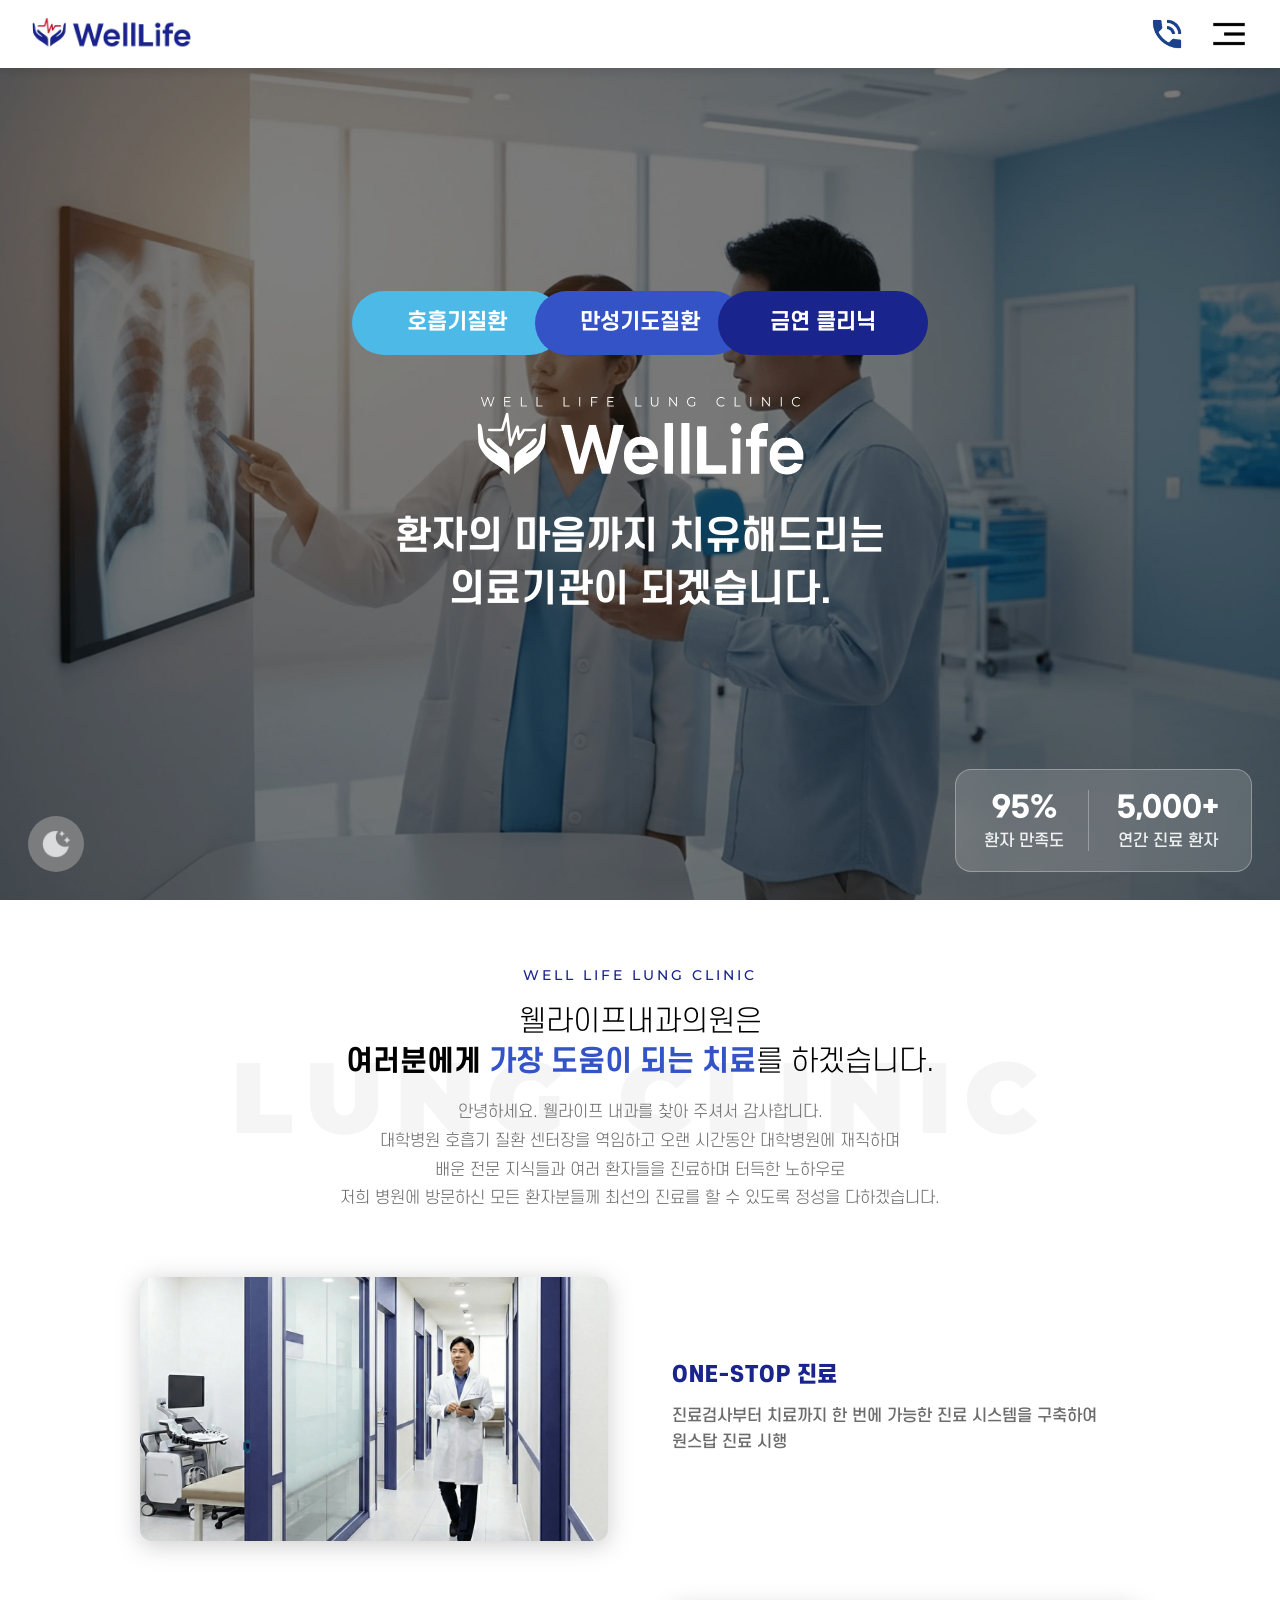
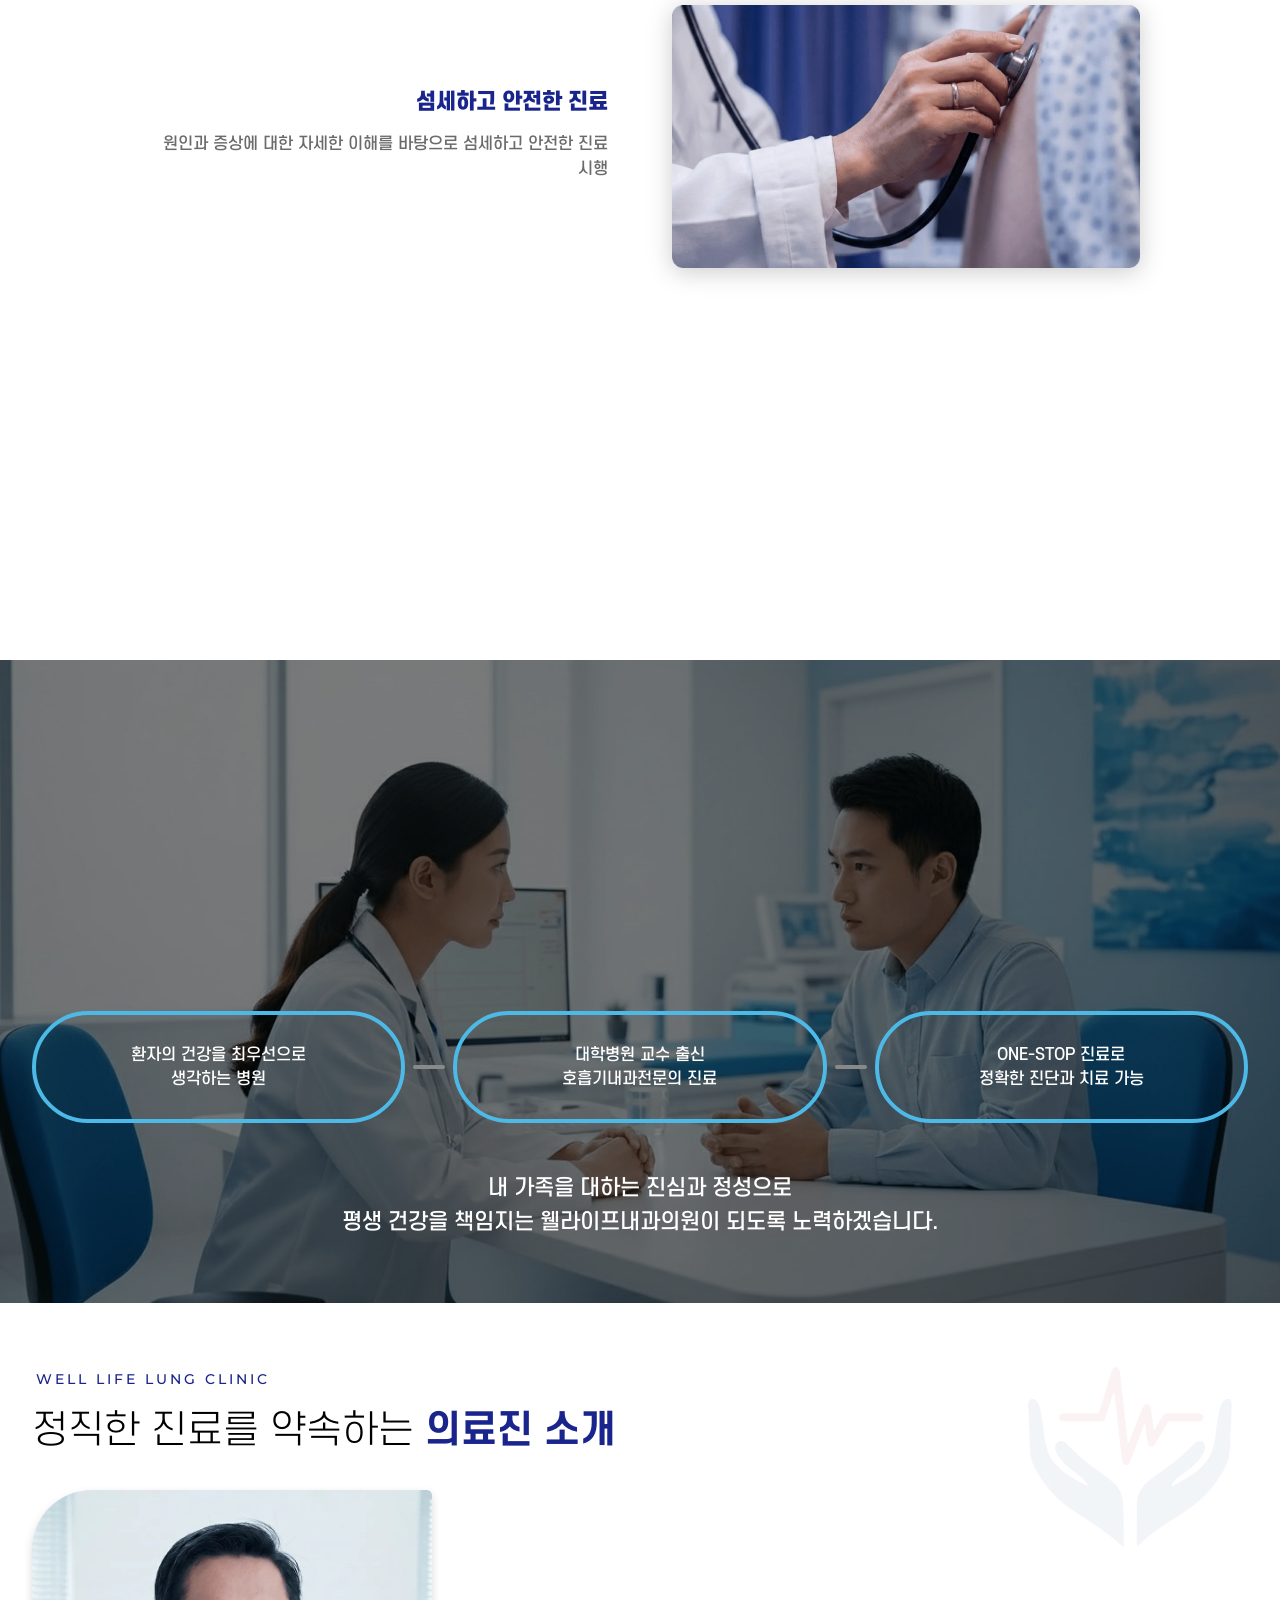
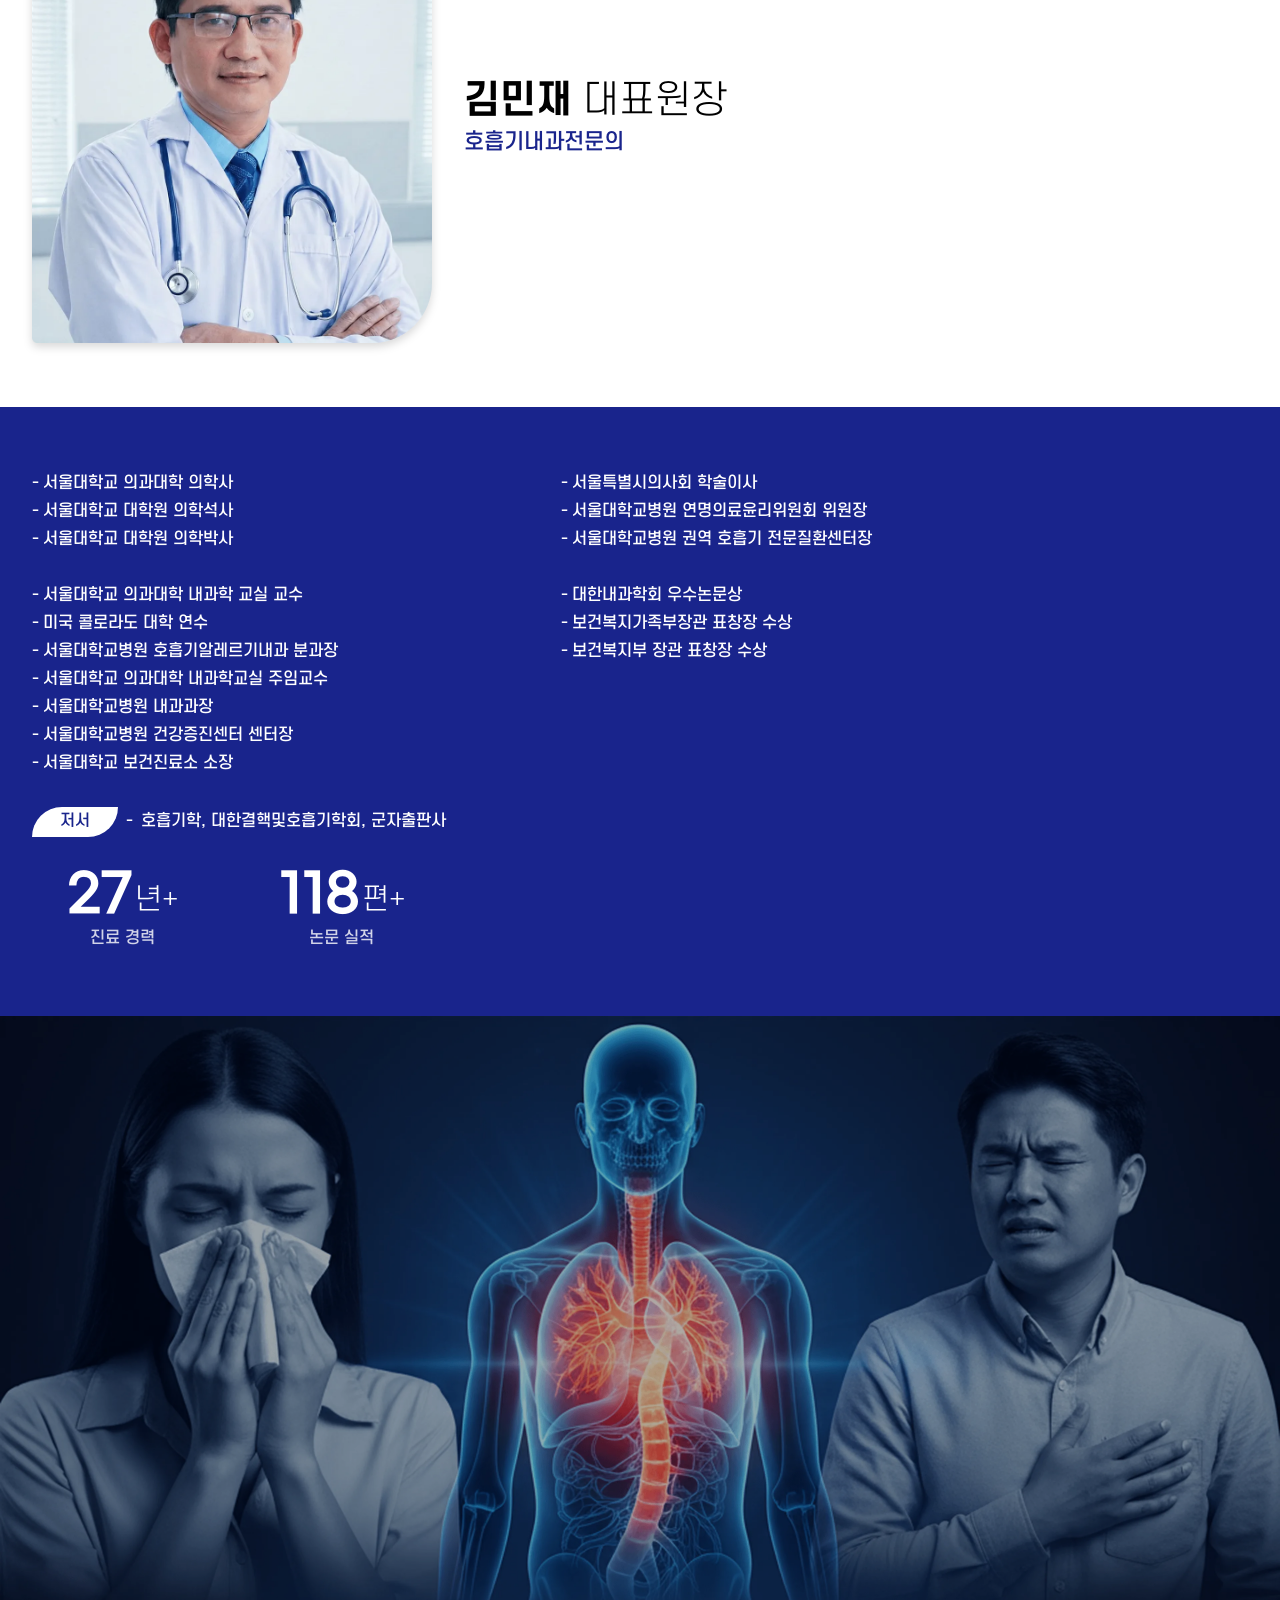
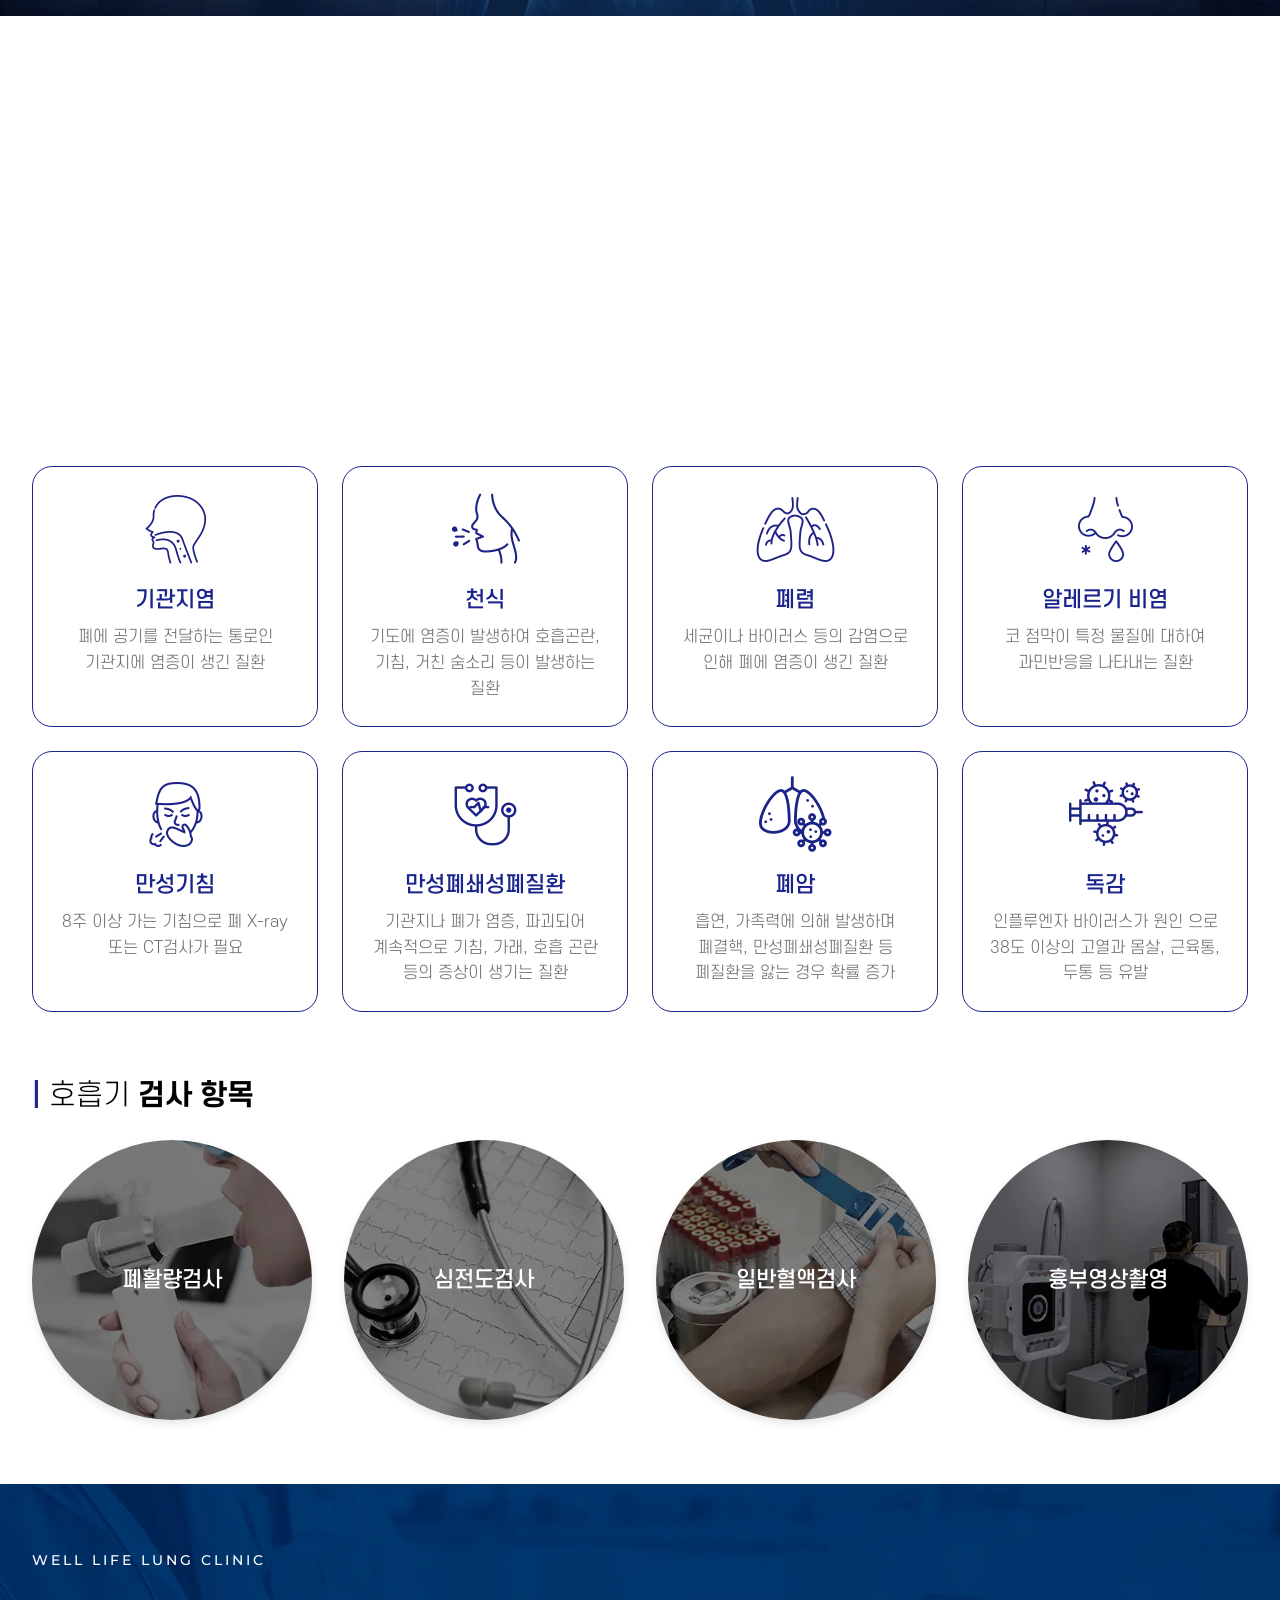
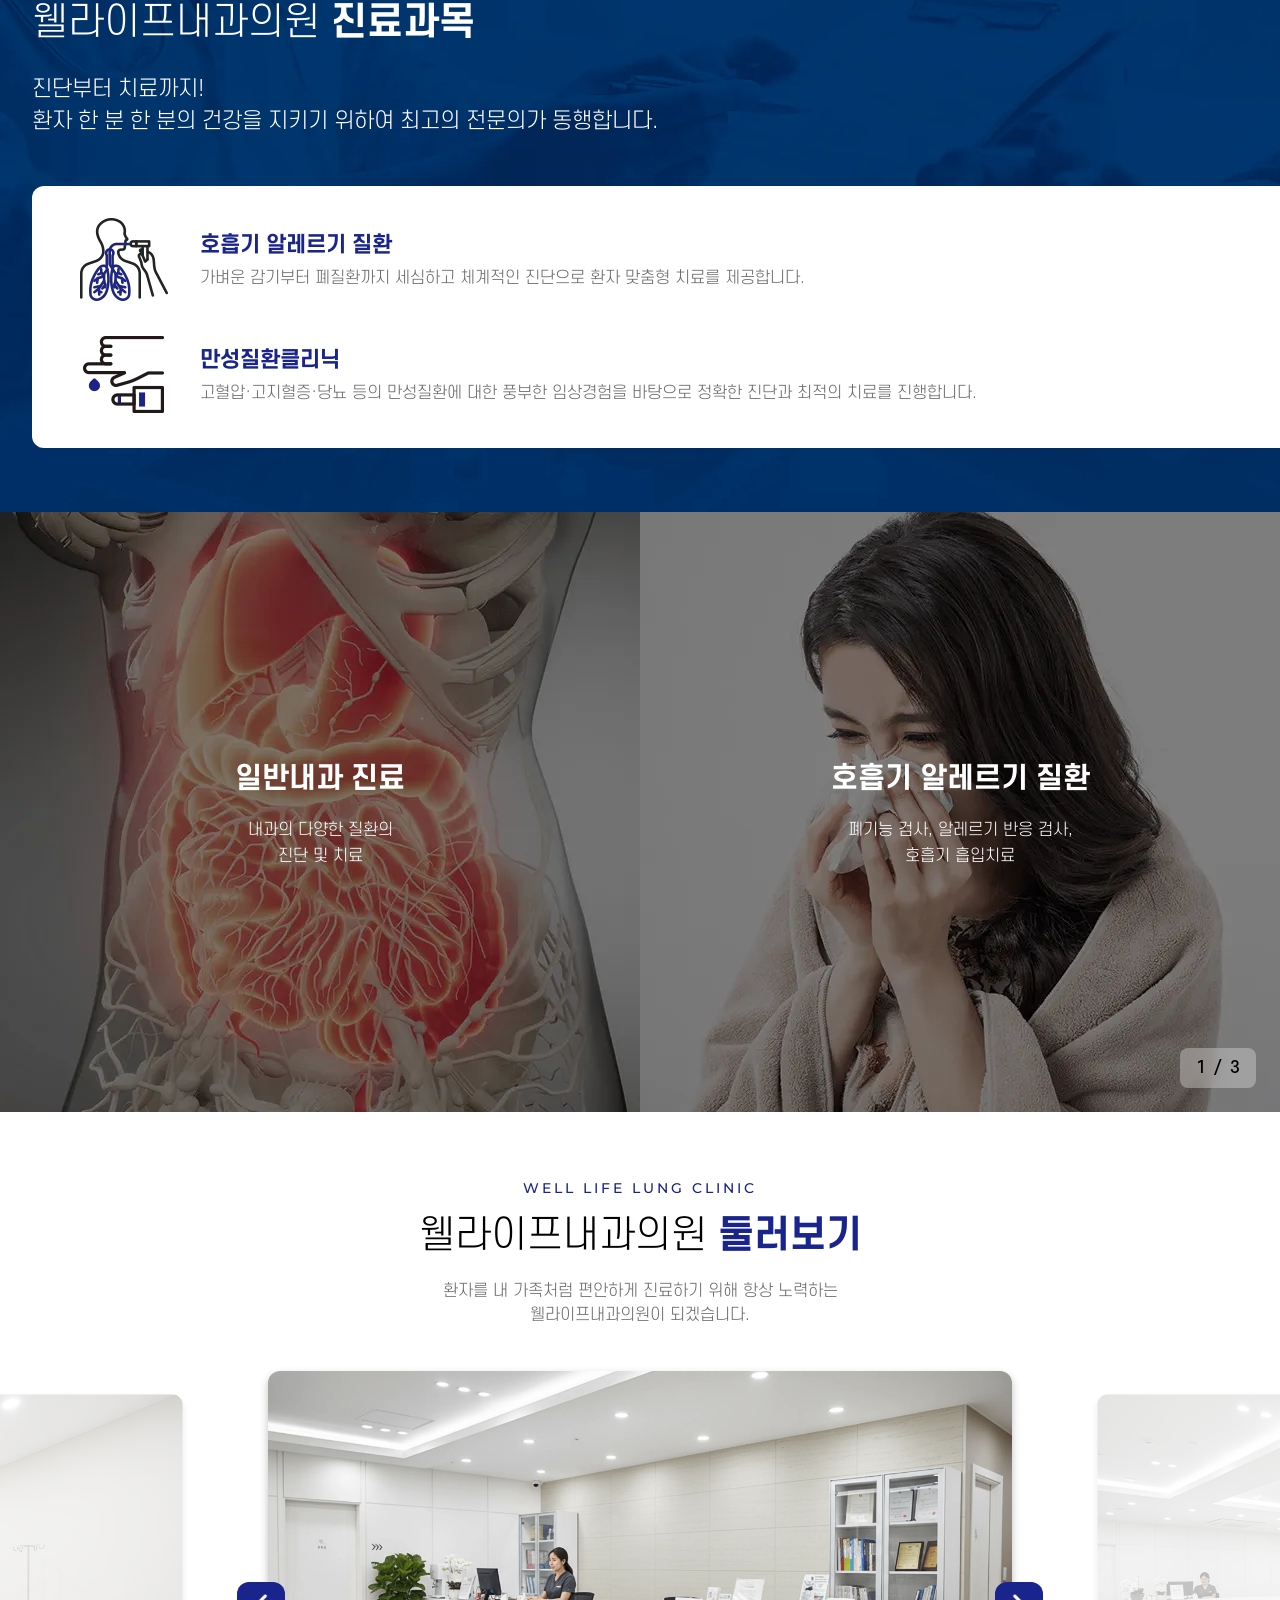
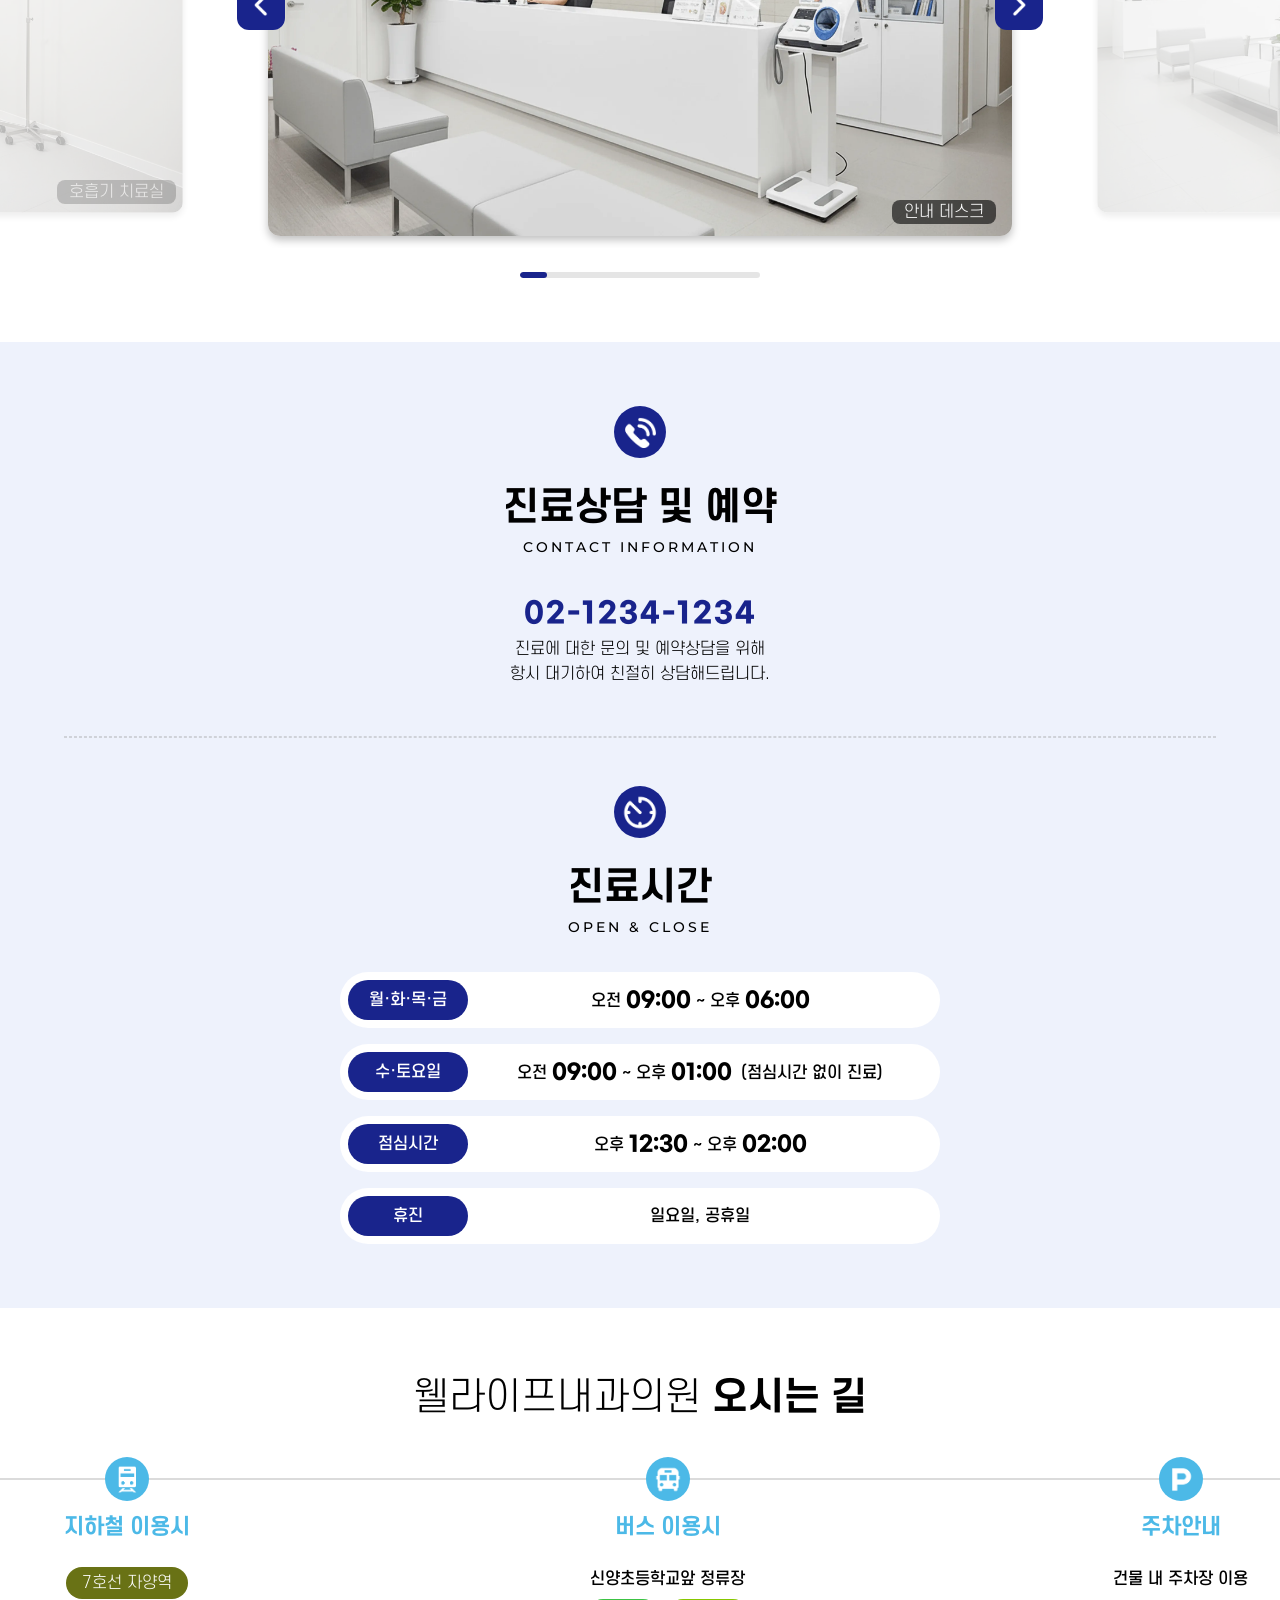
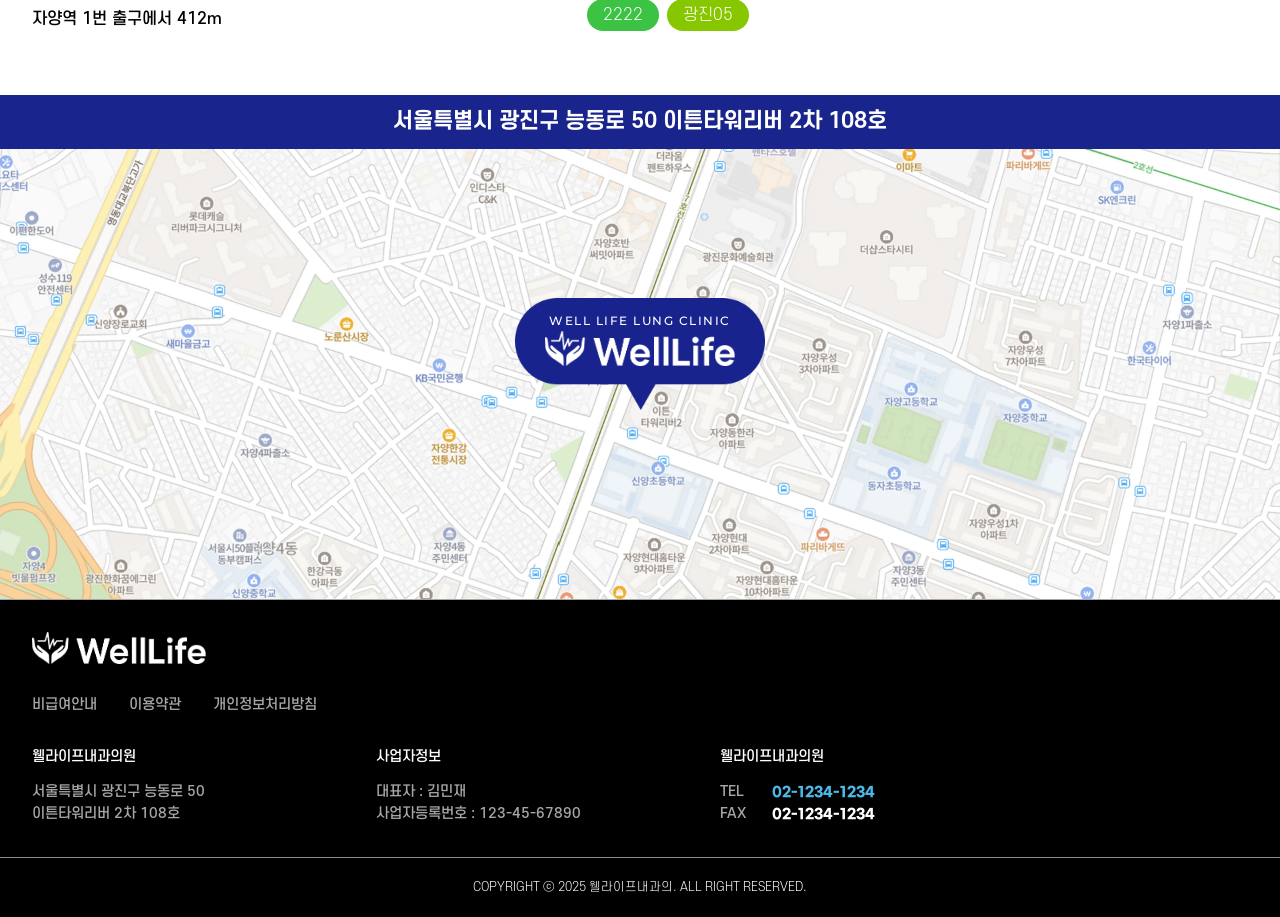
<file: index.html>
<!DOCTYPE html>
<html lang="ko">

<head>
  <!-- Preconnect -->
  <link rel="preconnect" href="https://cdn.jsdelivr.net" />
  <link rel="preconnect" href="https://unpkg.com" />
  <meta charset="UTF-8">
  <meta name="viewport" content="width=device-width, initial-scale=1.0">
  <meta name="description" content="웰라이프내과의원의 웹사이트 입니다." />
  <meta name="keywords" content="웰라이프내과의원의 웹사이트 메인 페이지">
  <link rel="canonical" href="https://www.well-life-clinic.co.kr">
  <meta name="theme-color" content="#19248c" />
  <!-- Favicon -->
  <link rel="icon" type="image/png" href="./favicon.webp" />
  <link rel="apple-touch-icon" href="./favicon.webp" />
  <title>웰라이프내과의원</title>

  <!-- ########## Open Graph ########## -->
  <meta property="og:type" content="website" />
  <meta property="og:site_name" content="웰라이프내과의원의 웹사이트." />
  <meta property="og:title" content="웰라이프내과의원의 웹사이트." />
  <meta property="og:description"
    content="웰라이프내과의원은 서울특별시 광진구, 자양역에 위치한 내과 전문 클리닉으로 호흡기·알레르기 질환, 만성 기도질환, 폐 기능 검사, 수액 치료 등을 전문으로 진료합니다." />
  <meta property="og:url" content="https://www.well-life-clinic.co.kr" />
  <meta property="og:locale" content="ko_KR" />
  <meta property="og:image" content="./images/profile/well-life-og-profile.webp" />
  <meta property="og:image:width" content="1200" />
  <meta property="og:image:height" content="630" />

  <!-- ########## Swiper.js ########## -->
  <link rel="stylesheet" href="https://cdn.jsdelivr.net/npm/swiper@11/swiper-bundle.min.css" />
  <script src="https://cdn.jsdelivr.net/npm/swiper@11/swiper-bundle.min.js" defer></script>



  <!-- ########## CSS ########## -->
  <!-- 공통 CSS -->
  <link rel="stylesheet" href="./css/common/common.css" />
  <link rel="stylesheet" href="./css/common/common-responsive.css" />
  <!-- 메인 페이지 CSS -->
  <link rel="stylesheet" href="./css/pages/main-page/main-page.css" />
  <link rel="stylesheet" href="./css/pages/main-page/main-page-responsive.css" />

  <!-- ########## JS ########## -->
  <!-- 컴포넌트(INCLUDES) 호출 로직 -->
  <script src="./js/includes.js" defer></script>
  <!-- 공통 JS -->
  <script src="./js/common.js" defer></script>
</head>

<body>
  <!-- ########## 스킵 네비게이션 ########## -->
  <a href="#main-content" class="skip-nav">본문으로 바로가기</a>
  <!-- ########## CONTAINER ########## -->
  <div class="container">
    <!-- ########## HEADER(INCLUDES) ########## -->
    <header role="banner"></header>
    <!-- ########## SIDE-BAR(INCLUDES) ########## -->
    <aside class="sidebar"></aside>
    <!-- ########## MAIN ########## -->
    <main id="main-content" role="main">
      <!-- ########## SECTION - HERO ########## -->
      <section id="hero" class="hero">
        <!-- hero-inner -->
        <div class="hero-inner inner">
          <!-- hero-badge-box -->
          <div class="hero-badge-box" data-anim="fade-down" data-anim-duration="800">
            <span class="hero-badge-icon">호흡기질환</span>
            <span class="hero-badge-icon">만성기도질환</span>
            <span class="hero-badge-icon">금연 클리닉</span>
          </div>
          <!-- hero-logo -->
          <span class="hero-logo" role="img" aria-label="웰라이프내과 로고" data-anim="fade-up" data-anim-duration="800" data-anim-delay="200"></span>
          <!-- hero-title -->
          <h1 class="hero-title" data-anim="fade-up" data-anim-duration="800" data-anim-delay="400">
            <span>환자의 마음까지 치유해드리는</span>
            <span>의료기관이 되겠습니다.</span>
          </h1>
          <!-- hero-stats -->
          <div class="hero-stats" data-anim="fade-up" data-anim-duration="800" data-anim-delay="800">
            <div class="hero-stats__item">
              <div class="hero-stats__number-box">
                <span class="hero-stats__number" data-count="95">0</span>
                <span class="hero-stats__unit">%</span>
              </div>
              <span class="hero-stats__label">환자 만족도</span>
            </div>
            <div class="hero-stats__item">
              <div class="hero-stats__number-box">
                <span class="hero-stats__number" data-count="5000">0</span>
                <span class="hero-stats__unit">+</span>
              </div>
              <span class="hero-stats__label">연간 진료 환자</span>
            </div>
          </div>
        </div>
      </section>

      <!-- ########## SECTION - INTRO ########## -->
      <section id="intro" class="intro">
        <div class="intro-inner inner">
          <!-- intro-heading -->
          <section class="intro-heading">
            <span class="intro-heading__title-mini title-sm" data-anim="fade-up">WELL LIFE LUNG CLINIC</span>
            <h2 class="intro-heading__title" data-anim="fade-up" data-anim-delay="200">
              <span>웰라이프내과의원은</span>
              <span class="mobile-flex-box">
                <b>여러분에게</b> <em>가장 도움이 되는 치료</em><span>를 하겠습니다.</span>
              </span>
            </h2>
            <p class="intro-heading__desc" data-anim="fade-up" data-anim-delay="400">
              <span>
                안녕하세요.
                <em>웰라이프 내과를 찾아 주셔서 감사합니다.</em>
              </span>
              <span>대학병원 호흡기 질환 센터장을 역임하고 오랜 시간동안 대학병원에 재직하며</span>
              <span>배운 전문 지식들과 여러 환자들을 진료하며 터득한 노하우로</span>
              <span>저희 병원에 방문하신 모든 환자분들께 최선의 진료를 할 수 있도록 정성을 다하겠습니다.</span>
            </p>
            <span class="intro-heading__bg" aria-hidden="true"></span>
            <!-- <span class="intro-heading__bg"></span> -->
          </section>
          <!-- intro-image -->
          <section class="intro-image">
            <!-- intro-image__wrap -->
            <div class="intro-image__wrap" data-anim="fade-up">
              <div class="intro-image__box img-box">
                <img src="./images/main-page/intro/intro-image-01.webp" alt="진료 이미지 1" loading="lazy">
              </div>
              <div class="intro-image__desc">
                <b><span>ONE-STOP</span> 진료</b>
                <p>진료검사부터 치료까지 <span>한 번에 가능한 진료 시스템을 구축하여</span> <span>원스탑 진료 시행</span></p>
              </div>
            </div>
            <!-- intro-image__wrap -->
            <div class="intro-image__wrap" data-anim="fade-up">
              <div class="intro-image__box img-box">
                <img src="./images/main-page/intro/intro-image-02.webp" alt="진료 이미지 2" loading="lazy">
              </div>
              <div class="intro-image__desc">
                <b>섬세하고 안전한 진료</b>
                <p>원인과 증상에 대한 자세한 이해를 바탕으로 <span>섬세하고 안전한 진료 시행</span></p>
              </div>
            </div>
            <!-- intro-image__wrap -->
            <div class="intro-image__wrap" data-anim="fade-up">
              <div class="intro-image__box img-box">
                <img src="./images/main-page/intro/intro-image-03.webp" alt="진료 이미지 3" loading="lazy">
              </div>
              <div class="intro-image__desc">
                <b>환자를 위한 눈높이 진료</b>
                <p>환자의 눈 높이에서 바라보고 생각하여 한걸음 다가선 진료 실시</p>
              </div>
            </div>
          </section>
        </div>
      </section>

      <!-- ########## SECTION - WHY ########## -->
      <section id="why" class="why">
        <div class="why-inner inner">
          <!-- why-heading -->
          <section class="why-heading">
            <h3 class="why-heading__question" data-anim="fade-up">
              왜? 웰라이프내과의원을<br />
              선택해야 할까요?
            </h3>
            <div class="why-heading__title-box">
              <span class="why-heading__title-mini title-sm" data-anim="fade-up" data-anim-delay="200">
                WELL LIFE LUNG CLINIC
              </span>
              <div class="why-heading__title" data-anim="fade-up">
                <div class="why-heading__title-hash-tag">
                  <span># 잘 들어주고</span>
                  <span># 공감해 주고</span>
                  <span># 설명을 잘해 주는</span>
                </div>
                <h2 class="why-heading__title-main">
                  당신의 <b>든든한</b> 평생주치의
                </h2>
              </div>
            </div>
          </section>
          <!-- why-badge -->
          <div class="why-badge">
            <div class="why-badge__item" data-anim="fade-up">
              <p>
                환자의 건강을 최우선으로 <span>생각하는 병원</span>
              </p>
            </div>
            <span class="why-badge__line" data-anim="fade-up"></span>
            <div class="why-badge__item" data-anim="fade-up" data-anim-delay="200">
              <p>
                대학병원 교수 출신 <span>호흡기내과전문의 진료</span>
              </p>
            </div>
            <span class="why-badge__line" data-anim="fade-up" data-anim-delay="200"></span>
            <div class="why-badge__item" data-anim="fade-up" data-anim-delay="400">
              <p>
                ONE-STOP 진료로 <span>정확한 진단과 치료 가능</span>
              </p>
            </div>
          </div>
          <!-- why-slogan -->
          <h3 class="why-slogan" data-anim="fade-up">
            <span>내 가족을 대하는 진심과 정성으로</span>
            <span>평생 건강을 책임지는</span>
            웰라이프내과의원이 되도록 노력하겠습니다.
          </h3>
        </div>
      </section>

      <!-- ########## SECTION - DOCTOR ########## -->
      <section id="doctor" class="doctor">
        <!-- doctor-bg-icon -->
        <span class="doctor-bg-icon"></span>
        <div class="doctor-inner inner">
          <!-- doctor-heading -->
          <section class="doctor-heading">
            <!-- doctor-heading__title-box -->
            <div class="doctor-heading__title-box">
              <span class="doctor-heading__title-mini title-sm" data-anim="fade-up">WELL LIFE LUNG CLINIC</span>
              <h2 class="doctor-heading__title" data-anim="fade-up" data-anim-delay="200">
                정직한 진료를 약속하는 <b>의료진 소개</b>
              </h2>
            </div>
            <!-- doctor-heading-name-box -->
            <div class="doctor-heading-name-box">
              <div class="doctor-heading__face img-box" data-anim="fade-up" data-anim-delay="400">
                <img src="./images/main-page/doctor/doctor-image.webp" alt="원장 이미지" loading="lazy">
              </div>
              <h2 class="doctor-heading__name" data-anim="fade-up" data-anim-delay="600">
                <b>김민재</b> 대표원장<span><i>|</i><em>호흡기내과전문의</em></span>
              </h2>
            </div>
          </section>
          <!-- doctor-info -->
          <article class="doctor-info">
            <div class="doctor-info__career">
              <!-- doctor-info__career-text -->
              <div class="doctor-info__career-text-container">
                <div class="doctor-info__career-text-wrap" data-anim="fade-up">
                  <div class="doctor-info__career-text-box">
                    <ul class="doctor-info__career-text-item">
                      <li>서울대학교 의과대학 의학사</li>
                      <li>서울대학교 대학원 의학석사</li>
                      <li>서울대학교 대학원 의학박사</li>
                    </ul>
                    <ul class="doctor-info__career-text-item">
                      <li>서울대학교 의과대학 내과학 교실 교수</li>
                      <li>미국 콜로라도 대학 연수</li>
                      <li>서울대학교병원 호흡기알레르기내과 분과장</li>
                      <li>서울대학교 의과대학 내과학교실 주임교수</li>
                      <li>서울대학교병원 내과과장</li>
                      <li>서울대학교병원 건강증진센터 센터장</li>
                      <li>서울대학교 보건진료소 소장</li>
                    </ul>
                  </div>
                  <div class="doctor-info__career-text-box">
                    <ul class="doctor-info__career-text-item">
                      <li>서울특별시의사회 학술이사</li>
                      <li>서울대학교병원 연명의료윤리위원회 위원장</li>
                      <li>서울대학교병원 권역 호흡기 전문질환센터장</li>
                    </ul>
                    <ul class="doctor-info__career-text-item">
                      <li>대한내과학회 우수논문상</li>
                      <li>보건복지가족부장관 표창장 수상</li>
                      <li>보건복지부 장관 표창장 수상</li>
                    </ul>
                  </div>
                </div>
                <!-- doctor-info__career-published -->
                <div class="doctor-info__career-published" data-anim="fade-up" data-anim-delay="200">
                  <span class="badge">저서</span>
                  <p>호흡기학, 대한결핵및호흡기학회, 군자출판사</p>
                </div>
                <!-- doctor-info__stats -->
                <div class="doctor-info__stats" data-anim="fade-up">
                  <div class="doctor-info__stats-item">
                    <span class="doctor-info__stats-number" data-count="28">0</span>
                    <span class="doctor-info__stats-unit">년+</span>
                    <span class="doctor-info__stats-label">진료 경력</span>
                  </div>
                  <div class="doctor-info__stats-item">
                    <span class="doctor-info__stats-number" data-count="120">0</span>
                    <span class="doctor-info__stats-unit">편+</span>
                    <span class="doctor-info__stats-label">논문 실적</span>
                  </div>
                </div>
              </div>
              <!-- doctor-info__face -->
              <div class="doctor-info__face img-box" data-anim="fade-up">
                <img src="./images/main-page/doctor/doctor-image.webp" alt="원장 이미지" loading="lazy">
              </div>
            </div>
          </article>
        </div>
      </section>

      <!-- ########## SECTION - DISEASE ########## -->
      <section id="disease" class="disease">
        <div class="disease-inner">
          <!-- disease-banner -->
          <div class="disease-banner">
            <div class="disease-banner__img img-box" data-anim="fade-up">
              <img src="./images/main-page/disease/disease-bg.webp" alt="호흡기 질환 이미지" loading="lazy">
            </div>
            <!-- disease-heading -->
            <div class="disease-heading" data-anim="fade-up">
              <div class="disease-heading__title-box">
                <span class="disease-heading__title-mini title-sm">WELL LIFE LUNG CLINIC</span>
                <h2 class="disease-heading__title">
                  <span>웰라이프내과의원</span> <b>호흡기 및 만성기도질환</b>
                </h2>
              </div>
              <div class="disease-heading__content">
                <div class="disease-heading__content-badge">정확한 검사, 치료를 바탕으로 호흡을 편안히 합니다.</div>
                <p class="disease-heading__content-desc">
                  <span>호흡 작용을 담당하는 폐와 기관지의 기능적 손상에 의해 발생하는 질환을 치료합니다.</span>
                  <span>웰라이프내과의원은 정확한 검사와 진단을 통해 호흡기 관련 질환 유무를 가려내고</span>
                  <span>치료를 통해 증상을 관리, 완화, 개선시키는데 중점을 둡니다.</span>
                </p>
              </div>
            </div>
          </div>
          <!-- disease-content -->
          <div class="disease-content">
            <!-- disease-types -->
            <div class="disease-types">
              <h3 class="disease-types__title" data-anim="fade-up">
                <span>호흡기</span> 대표질환
              </h3>
              <div class="disease-types__wrap">
                <!-- 기관지염 -->
                <div class="disease-types__item" data-anim="fade-up">
                  <span class="disease-types__item-icon bronchitis"></span>
                  <div class="disease-types__item-desc">
                    <b>기관지염</b>
                    <p>폐에 공기를 전달하는 통로인 기관지에 염증이 생긴 질환</p>
                  </div>
                </div>
                <!-- 천식 -->
                <div class="disease-types__item" data-anim="fade-up">
                  <span class="disease-types__item-icon asthma"></span>
                  <div class="disease-types__item-desc">
                    <b>천식</b>
                    <p>기도에 염증이 발생하여 호흡곤란, 기침, 거친 숨소리 등이 발생하는 질환</p>
                  </div>
                </div>
                <!-- 폐렴 -->
                <div class="disease-types__item" data-anim="fade-up">
                  <span class="disease-types__item-icon pneumonia"></span>
                  <div class="disease-types__item-desc">
                    <b>폐렴</b>
                    <p>세균이나 바이러스 등의 감염으로 인해 폐에 염증이 생긴 질환</p>
                  </div>
                </div>
                <!-- 알레르기 비염 -->
                <div class="disease-types__item" data-anim="fade-up">
                  <span class="disease-types__item-icon rhinitis"></span>
                  <div class="disease-types__item-desc">
                    <b>알레르기 비염</b>
                    <p>코 점막이 특정 물질에 대하여 과민반응을 나타내는 질환</p>
                  </div>
                </div>
                <!-- 만성기침 -->
                <div class="disease-types__item" data-anim="fade-up">
                  <span class="disease-types__item-icon cough"></span>
                  <div class="disease-types__item-desc">
                    <b>만성기침</b>
                    <p>8주 이상 가는 기침으로 폐 X-ray 또는 CT검사가 필요</p>
                  </div>
                </div>
                <!-- 만성폐쇄성폐질환 -->
                <div class="disease-types__item" data-anim="fade-up">
                  <span class="disease-types__item-icon obstructive"></span>
                  <div class="disease-types__item-desc">
                    <b>만성폐쇄성폐질환</b>
                    <p>기관지나 폐가 염증, 파괴되어 계속적으로 기침, 가래, 호흡 곤란 등의 증상이 생기는 질환</p>
                  </div>
                </div>
                <!-- 폐암 -->
                <div class="disease-types__item" data-anim="fade-up">
                  <span class="disease-types__item-icon cancer"></span>
                  <div class="disease-types__item-desc">
                    <b>폐암</b>
                    <p>흡연, 가족력에 의해 발생하며 폐결핵, 만성폐쇄성폐질환 등 폐질환을 앓는 경우 확률 증가</p>
                  </div>
                </div>
                <!-- 독감 -->
                <div class="disease-types__item" data-anim="fade-up">
                  <span class="disease-types__item-icon flu"></span>
                  <div class="disease-types__item-desc">
                    <b>독감</b>
                    <p>인플루엔자 바이러스가 원인 으로 38도 이상의 고열과 몸살, 근육통, 두통 등 유발</p>
                  </div>
                </div>
              </div>
            </div>
            <!-- disease-test -->
            <div class="disease-test">
              <h3 class="disease-test__title" data-anim="fade-up">
                <span>호흡기</span> 검사 항목
              </h3>
              <!-- disease-test__wrap -->
              <div class="disease-test__wrap" data-anim="fade-up">
                <div class="disease-test__item img-box">
                  <img src="./images/main-page/disease/disease-test-img-01.webp" alt="폐활량검사" loading="lazy">
                  <span>폐활량검사</span>
                </div>
                <div class="disease-test__item img-box">
                  <img src="./images/main-page/disease/disease-test-img-02.webp" alt="심전도검사" loading="lazy">
                  <span>심전도검사</span>
                </div>
                <div class="disease-test__item img-box">
                  <img src="./images/main-page/disease/disease-test-img-03.webp" alt="일반혈액검사" loading="lazy">
                  <span>일반혈액검사</span>
                </div>
                <div class="disease-test__item img-box">
                  <img src="./images/main-page/disease/disease-test-img-04.webp" alt="흡부영상촬영" loading="lazy">
                  <span>흉부영상촬영</span>
                </div>
              </div>
            </div>
          </div>
        </div>
      </section>

      <!-- ########## SECTION - SUBJECT ########## -->
      <section id="subject" class="subject">
        <div class="subject-inner">
          <div class="subject-banner">
            <!-- subject-heading -->
            <div class="subject-heading">
              <div class="subject-heading__title-box">
                <span class="subject-heading__title-mini title-sm" data-anim="fade-up">WELL LIFE LUNG CLINIC</span>
                <h2 class="subject-heading__title" data-anim="fade-up" data-anim-delay="200">
                  <span>웰라이프내과의원</span> 진료과목
                </h2>
                <p class="subject-heading__text" data-anim="fade-up">
                  <span>진단부터 치료까지!</span>
                  환자 한 분 한 분의 건강을 지키기 위하여 최고의 전문의가 동행합니다.
                </p>
              </div>
            </div>
            <!-- subject-clinic -->
            <div class="subject-clinic">
              <div class="subject-clinic__item" data-anim="fade-up">
                <span class="subject-clinic__item-icon respiratory"></span>
                <div class="subject-clinic__item-text">
                  <b>호흡기 알레르기 질환</b>
                  <p>
                    가벼운 감기부터 폐질환까지 세심하고 체계적인 진단으로 환자 맞춤형 치료를 제공합니다.
                  </p>
                </div>
              </div>
              <span class="partition"></span>
              <div class="subject-clinic__item" data-anim="fade-up" data-anim-delay="200">
                <span class="subject-clinic__item-icon chronic"></span>
                <div class="subject-clinic__item-text">
                  <b>만성질환클리닉</b>
                  <p>
                    고혈압·고지혈증·당뇨 등의 만성질환에 대한 풍부한 임상경험을 바탕으로 정확한 진단과 최적의 치료를 진행합니다.
                  </p>
                </div>
              </div>
            </div>
          </div>
          <!-- subject-department__wrap(PC에서만 출력) -->
          <div class="subject-department__wrap">
            <div class="subject-department__item img-box">
              <img src="./images/main-page/subject/subject-department-01.webp" alt="일반내과 진료" loading="lazy">
              <div class="subject-department__item-text-box">
                <b>일반내과 진료</b>
                <p>
                  <span>내과의 다양한 질환의</span>
                  <span>진단 및 치료</span>
                </p>
              </div>
            </div>
            <div class="subject-department__item img-box">
              <img src="./images/main-page/subject/subject-department-02.webp" alt="호흡기 알레르기 질환" loading="lazy">
              <div class="subject-department__item-text-box">
                <b>호흡기 알레르기 질환</b>
                <p>
                  <span>폐기능 검사, 알레르기 반응 검사,</span>
                  <span>호흡기 흡입치료</span>
                </p>
              </div>
            </div>
            <div class="subject-department__item img-box">
              <img src="./images/main-page/subject/subject-department-03.webp" alt="만성 질환 클리닉" loading="lazy">
              <div class="subject-department__item-text-box">
                <b>만성 질환 클리닉</b>
                <p>
                  <span>고혈압, 당뇨, 고지혈증, 골다공증 등</span>
                  <span>만성질환은 꾸준한 관리가 필요합니다.</span>
                </p>
              </div>
            </div>
            <div class="subject-department__item img-box">
              <img src="./images/main-page/subject/subject-department-04.webp" alt="금연 클리닉" loading="lazy">
              <div class="subject-department__item-text-box">
                <b>금연 클리닉</b>
                <p>
                  <span>개인별 맞춤 금연상담,</span>
                  <span>금연 보조제 처방 및 지속적 관리</span>
                </p>
              </div>
            </div>
            <div class="subject-department__item img-box">
              <img src="./images/main-page/subject/subject-department-05.webp" alt="성인 예방접종" loading="lazy">
              <div class="subject-department__item-text-box">
                <b>성인 예방접종</b>
                <p>
                  <span>인플루엔자(독감), 폐렴구균,</span>
                  <span>대상포진, A형·B형 간염</span>
                </p>
              </div>
            </div>
            <div class="subject-department__item img-box">
              <img src="./images/main-page/subject/subject-department-06.webp" alt="수액 치료 클리닉" loading="lazy">
              <div class="subject-department__item-text-box">
                <b>수액 치료 클리닉</b>
                <p>
                  <span>직장인들의 피로회복을 위한 수액치료,</span>
                  <span>수험생들의 집중력 향상을 위한 수액치료,</span>
                  <span>개인별 맞춤 수액 프로그램, 비타민 주사</span>
                </p>
              </div>
            </div>
          </div>
          <!-- 태블릿, 모바일에서만 슬라이더 출력 -->
          <div class="subject-swiper-wrap">
            <div class="subject-swiper swiper">
              <div class="swiper-wrapper">
                <div class="swiper-slide subject-department__item img-box">
                  <img src="./images/main-page/subject/subject-department-01.webp" alt="일반내과 진료" loading="lazy">
                  <div class="subject-department__item-text-box">
                    <b>일반내과 진료</b>
                    <p>
                      <span>내과의 다양한 질환의</span>
                      <span>진단 및 치료</span>
                    </p>
                  </div>
                </div>
                <div class="swiper-slide subject-department__item img-box">
                  <img src="./images/main-page/subject/subject-department-02.webp" alt="호흡기 알레르기 질환" loading="lazy">
                  <div class="subject-department__item-text-box">
                    <b>호흡기 알레르기 질환</b>
                    <p>
                      <span>폐기능 검사, 알레르기 반응 검사,</span>
                      <span>호흡기 흡입치료</span>
                    </p>
                  </div>
                </div>
                <div class="swiper-slide subject-department__item img-box">
                  <img src="./images/main-page/subject/subject-department-03.webp" alt="만성 질환 클리닉" loading="lazy">
                  <div class="subject-department__item-text-box">
                    <b>만성 질환 클리닉</b>
                    <p>
                      <span>고혈압, 당뇨, 고지혈증, 골다공증 등</span>
                      <span>만성질환은 꾸준한 관리가 필요합니다.</span>
                    </p>
                  </div>
                </div>
                <div class="swiper-slide subject-department__item img-box">
                  <img src="./images/main-page/subject/subject-department-04.webp" alt="금연 클리닉" loading="lazy">
                  <div class="subject-department__item-text-box">
                    <b>금연 클리닉</b>
                    <p>
                      <span>개인별 맞춤 금연상담,</span>
                      <span>금연 보조제 처방 및 지속적 관리</span>
                    </p>
                  </div>
                </div>
                <div class="swiper-slide subject-department__item img-box">
                  <img src="./images/main-page/subject/subject-department-05.webp" alt="성인 예방접종" loading="lazy">
                  <div class="subject-department__item-text-box">
                    <b>성인 예방접종</b>
                    <p>
                      <span>인플루엔자(독감), 폐렴구균,</span>
                      <span>대상포진, A형·B형 간염</span>
                    </p>
                  </div>
                </div>
                <div class="swiper-slide subject-department__item img-box">
                  <img src="./images/main-page/subject/subject-department-06.webp" alt="수액 치료 클리닉" loading="lazy">
                  <div class="subject-department__item-text-box">
                    <b>수액 치료 클리닉</b>
                    <p>
                      <span>직장인들의 피로회복을 위한 수액치료,</span>
                      <span>수험생들의 집중력 향상을 위한 수액치료,</span>
                      <span>개인별 맞춤 수액 프로그램, 비타민 주사</span>
                    </p>
                  </div>
                </div>
              </div>
              <!-- Fraction Counter -->
              <div class="subject-swiper__counter">
                <span class="swiper-pagination-current"></span>
                <span class="slash">/</span>
                <span class="swiper-pagination-total"></span>
              </div>
            </div>
          </div>
        </div>
      </section>

      <!-- ########## SECTION - GALLERY ########## -->
      <section id="gallery" class="gallery">
        <div class="gallery-inner">
          <!-- gallery-heading -->
          <div class="gallery-heading">
            <div class="gallery-heading__title-box">
              <span class="gallery-heading__title-mini title-sm" data-anim="fade-up">WELL LIFE LUNG CLINIC</span>
              <h2 class="gallery-heading__title" data-anim="fade-up" data-anim-delay="200">
                웰라이프내과의원 <b>둘러보기</b>
              </h2>
            </div>
            <p class="gallery-heading__desc" data-anim="fade-up">
              <span>환자를 내 가족처럼 편안하게 진료하기 위해 항상 노력하는</span>
              <span>웰라이프내과의원이 되겠습니다.</span>
            </p>
          </div>
          <!-- gallery-content__wrap -->
          <div class="gallery-content__wrap">
            <div class="gallery-swiper swiper" aria-label="시설 둘러보기 슬라이더" role="region">
              <div class="swiper-wrapper">
                <div class="swiper-slide gallery-content__item img-box" data-text="안내 데스크">
                  <img src="./images/main-page/gallery/gallery-lobby-img-01.webp" alt="안내 데스크" loading="lazy">
                </div>
                <div class="swiper-slide gallery-content__item img-box" data-text="로비">
                  <img src="./images/main-page/gallery/gallery-lobby-img-02.webp" alt="로비" loading="lazy">
                </div>
                <div class="swiper-slide gallery-content__item img-box" data-text="진료실 복도">
                  <img src="./images/main-page/gallery/gallery-lobby-img-03.webp" alt="진료실 복도" loading="lazy">
                </div>
                <div class="swiper-slide gallery-content__item img-box" data-text="진료실">
                  <img src="./images/main-page/gallery/gallery-care-img-01.webp" alt="진료실" loading="lazy">
                </div>
                <div class="swiper-slide gallery-content__item img-box" data-text="혈액검사실">
                  <img src="./images/main-page/gallery/gallery-care-img-02.webp" alt="혈액검사실" loading="lazy">
                </div>
                <div class="swiper-slide gallery-content__item img-box" data-text="입원실">
                  <img src="./images/main-page/gallery/gallery-care-img-03.webp" alt="입원실" loading="lazy">
                </div>
                <div class="swiper-slide gallery-content__item img-box" data-text="주사실">
                  <img src="./images/main-page/gallery/gallery-examination-img-01.webp" alt="주사실" loading="lazy">
                </div>
                <div class="swiper-slide gallery-content__item img-box" data-text="X-Ray실">
                  <img src="./images/main-page/gallery/gallery-examination-img-02.webp" alt="엑스레이실" loading="lazy">
                </div>
                <div class="swiper-slide gallery-content__item img-box" data-text="호흡기 치료실">
                  <img src="./images/main-page/gallery/gallery-examination-img-03.webp" alt="호흡기 치료실" loading="lazy">
                </div>
              </div>
              <!-- Navigation -->
              <button class="swiper-button-prev gallery-swiper__nav" aria-label="이전 슬라이드"></button>
              <button class="swiper-button-next gallery-swiper__nav" aria-label="다음 슬라이드"></button>
            </div>
            <!-- Progress Bar -->
            <div class="gallery-swiper__progress">
              <div class="gallery-swiper__progress-bar"></div>
            </div>
          </div>
        </div>
      </section>

      <!-- ########## SECTION - INFO ########## -->
      <section id="info" class="info">
        <div class="info-inner inner">
          <!-- info-heading-wrap -->
          <div class="info-heading-wrap">
            <!-- info-heading--tel -->
            <div class="info-heading info-heading--tel" data-anim="fade-up">
              <div class="info-heading__title-box">
                <div class="info-heading__title-icon--tel info-heading__title-icon">
                  <img src="./images/main-page/info/info-icon--tel.webp" alt="전화기 아이콘" loading="lazy">
                </div>
                <div class="info-heading__title">
                  <h2>진료상담 및 예약</h2>
                  <span class="title-sm">CONTACT INFORMATION</span>
                </div>
              </div>
              <div class="info-heading__content--tel info-heading__content">
                <h3>02-1234-1234</h3>
                <p>
                  진료에 대한 문의 및 예약상담을 위해 <span>항시 대기하여 친절히 상담해드립니다.</span>
                </p>
              </div>
            </div>
            <!-- info-heading-line -->
            <span class="info-heading__line" data-anim="fade-up"></span>
            <!-- info-heading--time -->
            <div class="info-heading info-heading--time" data-anim="fade-up" data-anim-delay="200">
              <div class="info-heading__title-box">
                <div class="info-heading__title-icon--time info-heading__title-icon">
                  <img src="./images/main-page/info/info-icon--time.webp" alt="진료시간 아이콘" loading="lazy">
                </div>
                <div class="info-heading__title">
                  <h2>진료시간</h2>
                  <span class="title-sm">OPEN & CLOSE</span>
                </div>
              </div>
              <ul class="info-heading__content--time info-heading__content">
                <li>
                  <span class="badge">월·화·목·금</span>
                  <p>
                    오전 <b>09:00</b> ~ 오후 <b>06:00</b>
                  </p>
                </li>
                <li>
                  <span class="badge">수·토요일</span>
                  <p>
                    오전 <b>09:00</b> ~ 오후 <b>01:00</b>
                    <span>(점심시간 없이 진료)</span>
                  </p>
                </li>
                <li>
                  <span class="badge">점심시간</span>
                  <p>
                    오후 <b>12:30</b> ~ 오후 <b>02:00</b>
                  </p>
                </li>
                <li>
                  <span class="badge">휴진</span>
                  <p>일요일, 공휴일</p>
                </li>
              </ul>
            </div>
          </div>
        </div>
      </section>

      <!-- ########## SECTION - DIRECTION ########## -->
      <section id="direction" class="direction">
        <div class="direction-inner inner">
          <!-- direction-heading -->
          <section class="direction-heading">
            <h2 class="direction-heading__title" data-anim="fade-up">
              웰라이프내과의원 <b>오시는 길</b>
            </h2>
            <!-- 지하철 이용시 -->
            <div class="direction-heading__way-wrap">
              <div class="direction-heading__way" data-anim="fade-up">
                <div class="direction-heading__way-top">
                  <div class="direction-heading__way-top-icon--subway way-icon">
                    <img src="./images/main-page/directions/directions-icon--subway.webp" alt="지하철 아이콘">
                  </div>
                  <b class="direction-heading__way-top-title">지하철 이용시</b>
                </div>
                <div class="direction-heading__way-bottom">
                  <span class="direction-heading__way-bottom-badge--subway">7호선 자양역</span>
                  <p class="direction-heading__way-bottom-label">자양역 1번 출구에서 412m</p>
                </div>
              </div>
              <!-- 버스 이용시 -->
              <div class="direction-heading__way" data-anim="fade-up" data-anim-delay="400">
                <div class="direction-heading__way-top">
                  <div class="direction-heading__way-top-icon--bus way-icon">
                    <img src="./images/main-page/directions/directions-icon--bus.webp" alt="버스 아이콘">
                  </div>
                  <b class="direction-heading__way-top-title">버스 이용시</b>
                </div>
                <div class="direction-heading__way-bottom">
                  <p class="direction-heading__way-bottom-label">신양초등학교앞 정류장</p>
                  <div class="direction-heading__way-bottom-badge-box--bus">
                    <span class="direction-heading__way-bottom-badge--bus">2222</span>
                    <span class="direction-heading__way-bottom-badge--bus">광진05</span>
                  </div>
                </div>
              </div>
              <!-- 주차안내 -->
              <div class="direction-heading__way" data-anim="fade-up" data-anim-delay="800">
                <div class="direction-heading__way-top">
                  <div class="direction-heading__way-top-icon--parking way-icon">
                    <img src="./images/main-page/directions/directions-icon--parking.webp" alt="주차 아이콘">
                  </div>
                  <b class="direction-heading__way-top-title">주차안내</b>
                </div>
                <div class="direction-heading__way-bottom">
                  <p class="direction-heading__way-bottom-label">건물 내 주차장 이용</p>
                </div>
              </div>
            </div>
          </section>
          <!-- direction-map -->
          <figure class="direction-map" data-anim="fade-up">
            <figcaption class="direction-map-caption">서울특별시 광진구 능동로 50 <span>이튼타워리버 2차 108호</span></figcaption>
            <div class="direction-map__img img-box">
              <img src="./images/main-page/directions/directions-map.webp" alt="병원 지도 이미지">
              <div class="direction-map__img-balloon">
                <span class="direction-map__img-balloon-title-mini title-sm">WELL LIFE LUNG CLINIC</span>
                <div class="direction-map__img-balloon-logo img-box">
                  <img src="./images/includes/footer-logo.webp" alt="웰라이프내과 로고">
                </div>
              </div>
            </div>
          </figure>
        </div>
      </section>
    </main>

    <!-- ########## FOOTER(INCLUDES) ########## -->
    <footer role="contentinfo"></footer>

    <!-- 다크모드 버튼 -->
    <button class="dark-mode-btn dark-mode-btn--dark util-btn" aria-label="다크모드 전환"></button>
    
    <!-- 위로 이동 버튼 -->
    <a class="top-btn util-btn" href="#main-content">
      <span class="sr-only">위로 이동</span>
    </a>
  </div>
</body>

</html>
</file>
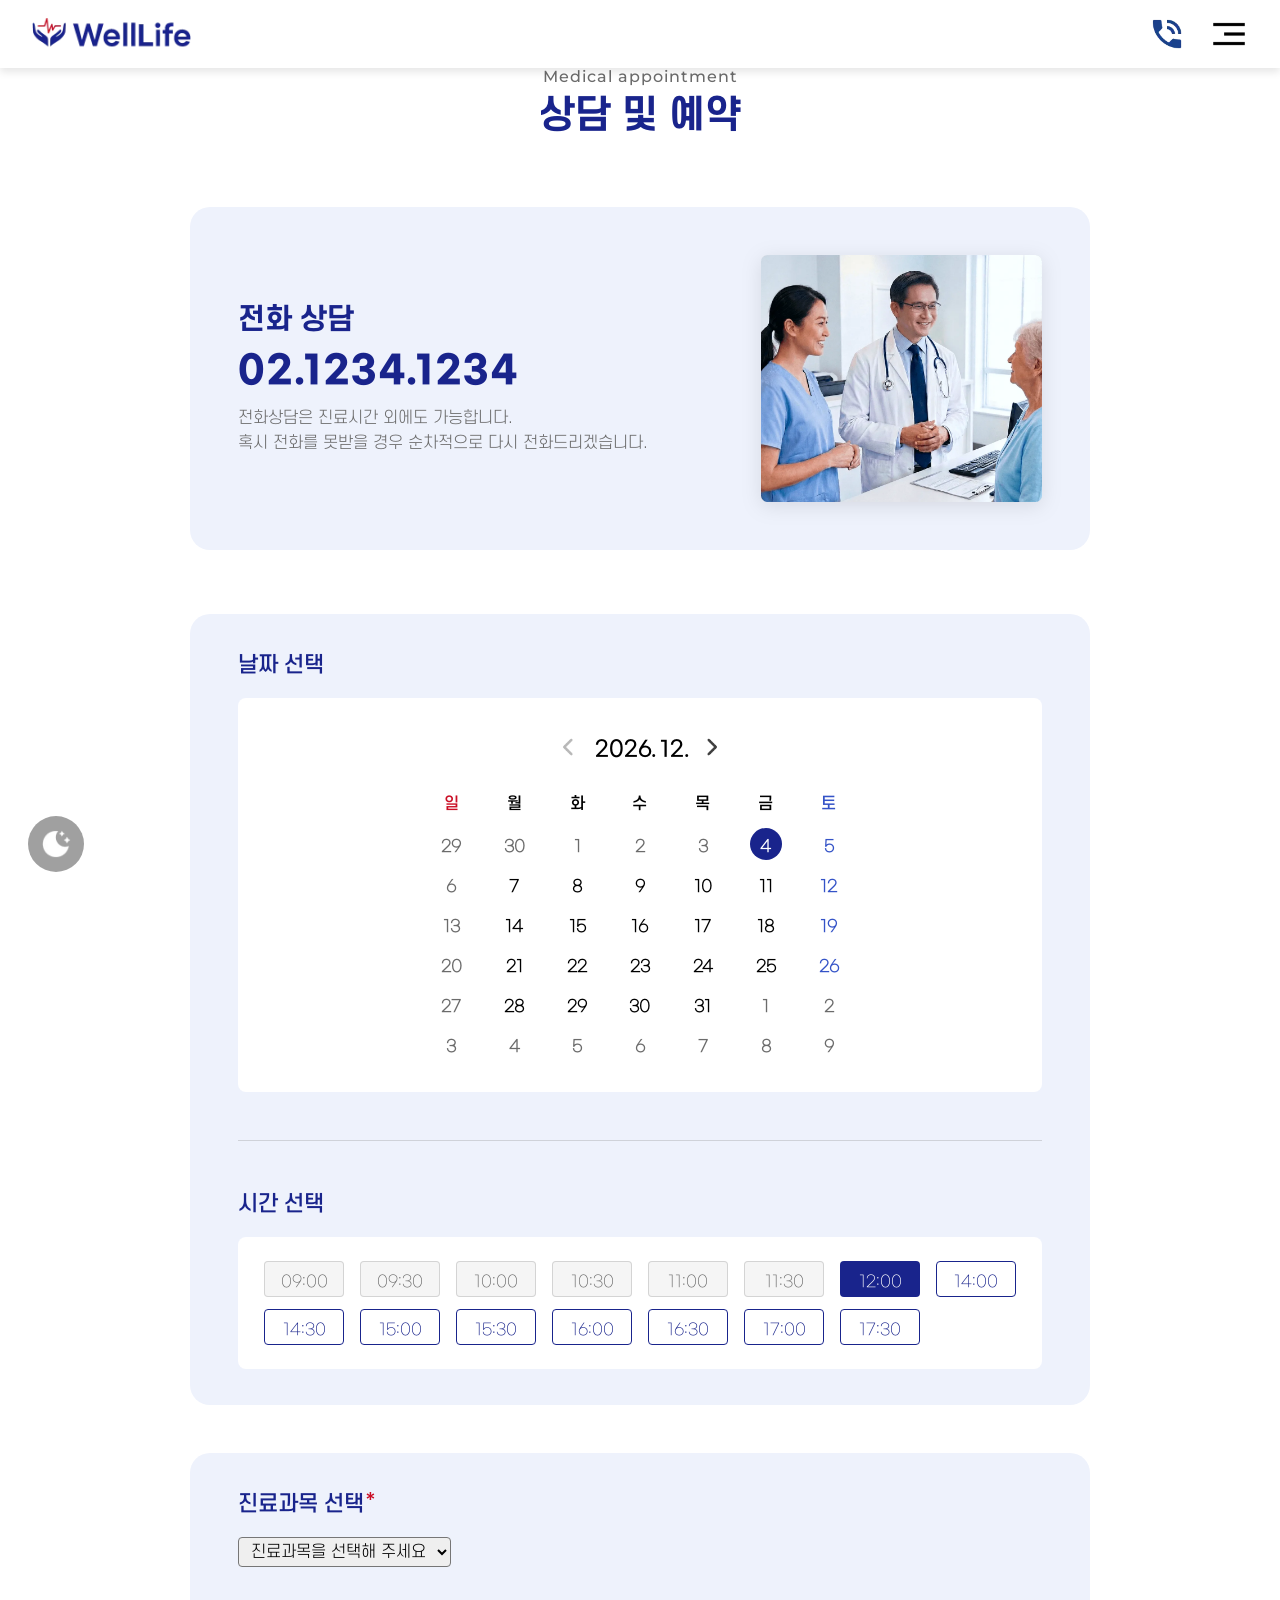
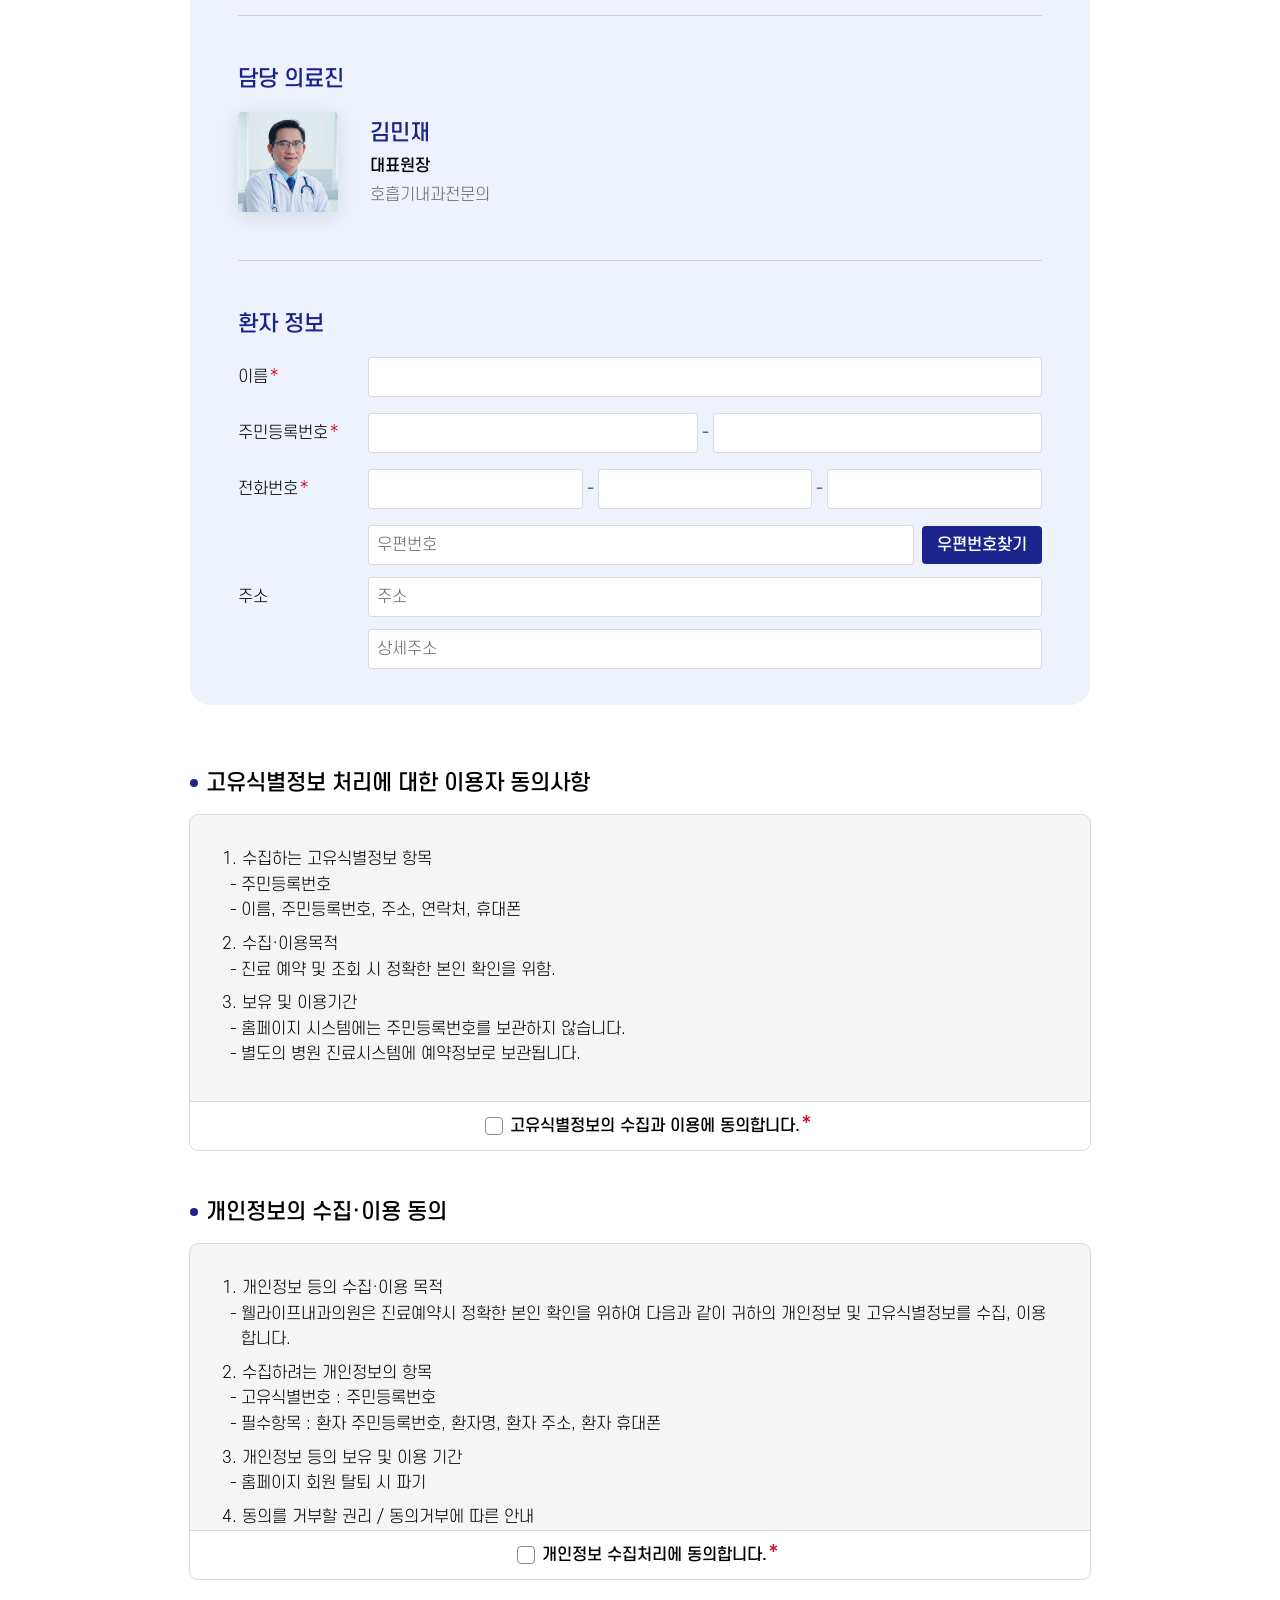
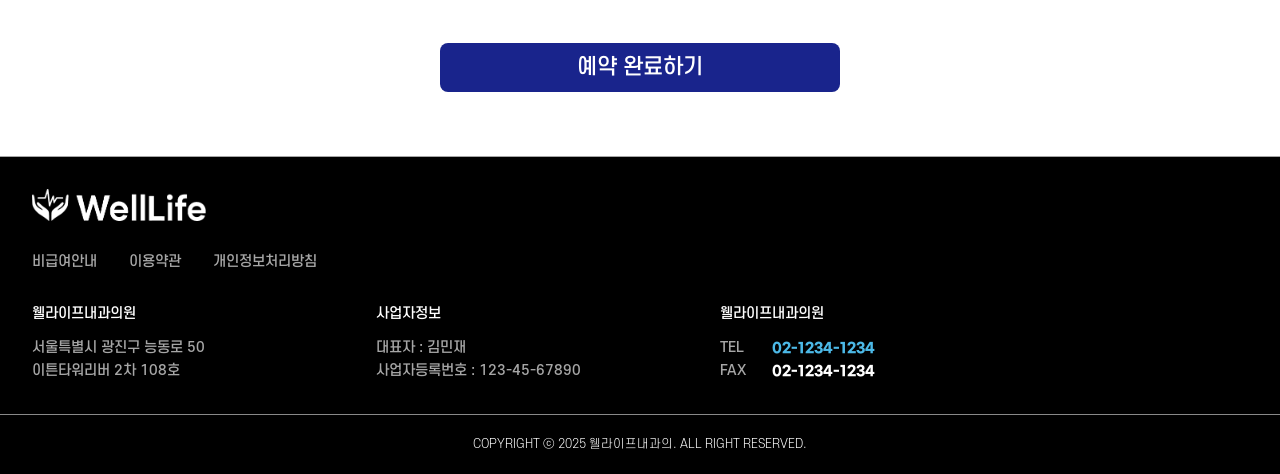
<file: pages/appointment.html>
<!DOCTYPE html>
<html lang="ko">

<head>
  <meta charset="UTF-8">
  <meta name="viewport" content="width=device-width, initial-scale=1.0">
  <meta name="description" content="웰라이프내과의원의 웹사이트 입니다." />
  <meta name="keywords" content="웰라이프내과의원 웹사이트 상담 및 예약 페이지">
  <link rel="canonical" href="https://www.well-life-clinic.co.kr">
  <meta name="theme-color" content="#19248c" />
  
  <!-- Favicon -->
  <link rel="icon" type="image/png" href="../favicon.webp" />
  <link rel="apple-touch-icon" href="./favicon.webp" />
  <title>웰라이프내과의원 | 상담 및 예약</title>



  <!-- ########## CSS ########## -->
  <!-- 공통 CSS -->
  <link rel="stylesheet" href="../css/common/common.css" />
  <link rel="stylesheet" href="../css/common/common-responsive.css" />
  <!-- 상담 및 예약 페이지 CSS -->
  <link rel="stylesheet" href="../css/pages/appointment/appointment.css" />
  <link rel="stylesheet" href="../css/pages/appointment/appointment-responsive.css" />

  <!-- ########## JS ########## -->
  <!-- 컴포넌트(INCLUDES) 호출 로직 -->
  <script src="../js/includes.js" defer></script>
  <!-- 공통 JS -->
  <script src="../js/common.js" defer></script>
  <!-- 예약 페이지 JS -->
  <script src="../js/appointment.js" defer></script>
</head>

<body>
  <!-- ########## 스킵 네비게이션 ########## -->
  <a href="#main-content" class="skip-nav">본문으로 바로가기</a>

  <!-- ########## CONTAINER ########## -->
  <div class="container">
    <!-- ########## HEADER(INCLUDES) ########## -->
    <header role="banner"></header>
    <!-- ########## SIDE-BAR(INCLUDES) ########## -->
    <aside class="sidebar"></aside>
    <!-- ########## APPOINTMENT - MAIN ########## -->
    <main id="main-content" class="appointment" role="main">
      <article class="appointment-inner">
        <!-- ===== appointment-title ===== -->
        <div class="appointment-title">
          <span class="appointment-title__mini" data-anim="fade-up" data-anim-delay="200">Medical appointment</span>
          <h1 data-anim="fade-up" data-anim-delay="400">상담 및 예약</h1>
        </div>

        <!-- ===== appointment-banner ===== -->
        <div class="appointment-banner" data-anim="fade-up" data-anim-delay="400">
          <div class="appointment-banner__inner">
            <div class="appointment-banner__info">
              <h2 class="appointment-banner__title">전화 상담</h2>
              <p class="appointment-banner__tel">02.1234.1234</p>
              <p class="appointment-banner__desc">
                전화상담은 진료시간 외에도 가능합니다.<br/>
                혹시 전화를 못받을 경우 순차적으로 다시 전화드리겠습니다.
              </p>
            </div>
            <div class="appointment-banner__image img-box">
              <img src="../images/appointment/banner-image.webp" alt="의료진 상담 이미지" loading="lazy">
            </div>
          </div>
        </div>

        <!-- ===== APPOINTMENT-FORM ===== -->
        <form class="appointment-form" novalidate>
          <!-- appointment-form__field -->
          <div class="appointment-form__field">
            <!-- appointment-form__box -->
            <div class="appointment-form__box" data-anim="fade-up">
              <!-- appointment-form__item - 날짜 선택 -->
              <div class="appointment-form__item">
                <b class="appointment-form__item-title">날짜 선택</b>
                <!-- 캘린더 -->
                <div class="appointment-form__item-calendar">
                  <!-- 캘린더 타이틀 -->
                  <div class="appointment-form__item-calendar-title">
                    <button type="button" class="prev-btn" title="전 달로"></button>
                    <div class="cur-date">
                      <div class="cur-date-item">
                        <span id="cur-date__year"></span>.
                      </div>
                      <div class="cur-date-item">
                        <span id="cur-date__month"></span>.
                      </div>
                    </div>
                    <button type="button" class="next-btn" title="다음 달로"></button>
                  </div>
                  <!-- 캘린더 박스 -->
                  <div class="appointment-form__item-calendar-box">
                    <div class="appointment-form__item-calendar-day-names">
                      <span class="appointment-form__item-calendar-day-name">일</span>
                      <span class="appointment-form__item-calendar-day-name">월</span>
                      <span class="appointment-form__item-calendar-day-name">화</span>
                      <span class="appointment-form__item-calendar-day-name">수</span>
                      <span class="appointment-form__item-calendar-day-name">목</span>
                      <span class="appointment-form__item-calendar-day-name">금</span>
                      <span class="appointment-form__item-calendar-day-name">토</span>
                    </div>
                    <div class="appointment-form__item-calendar-dates"></div>
                  </div>
                </div>
              </div>

              <!-- appointment-form__item - 시간 선택 -->
              <div class="appointment-form__item">
                <b class="appointment-form__item-title">시간 선택</b>
                <div class="appointment-form__item-time-box">
                  <button type="button" class="appointment-form__item-time" title="오전 아홉시">
                    <span>09:00</span>
                  </button>
                  <button type="button" class="appointment-form__item-time" title="오전 아홉시 삼십분">
                    <span>09:30</span>
                  </button>
                  <button type="button" class="appointment-form__item-time" title="오전 열시">
                    <span>10:00</span>
                  </button>
                  <button type="button" class="appointment-form__item-time" title="오전 열시 삼십분">
                    <span>10:30</span>
                  </button>
                  <button type="button" class="appointment-form__item-time" title="오전 열한시">
                    <span>11:00</span>
                  </button>
                  <button type="button" class="appointment-form__item-time" title="오전 열한시 삼십분">
                    <span>11:30</span>
                  </button>
                  <button type="button" class="appointment-form__item-time" title="오후 열두시">
                    <span>12:00</span>
                  </button>
                  <button type="button" class="appointment-form__item-time" title="오후 두시">
                    <span>14:00</span>
                  </button>
                  <button type="button" class="appointment-form__item-time" title="오후 두시 삼십분">
                    <span>14:30</span>
                  </button>
                  <button type="button" class="appointment-form__item-time" title="오후 세시">
                    <span>15:00</span>
                  </button>
                  <button type="button" class="appointment-form__item-time" title="오후 세시 삼십분">
                    <span>15:30</span>
                  </button>
                  <button type="button" class="appointment-form__item-time" title="오후 네시">
                    <span>16:00</span>
                  </button>
                  <button type="button" class="appointment-form__item-time" title="오후 네시 삼십분">
                    <span>16:30</span>
                  </button>
                  <button type="button" class="appointment-form__item-time" title="오후 다섯시">
                    <span>17:00</span>
                  </button>
                  <button type="button" class="appointment-form__item-time" title="오후 다섯시 삼십분">
                    <span>17:30</span>
                  </button>
                </div>
              </div>
            </div>

            <!-- appointment-form__box -->
            <div class="appointment-form__box" data-anim="fade-up">
              <!-- appointment-form__item - 진료과목 선택 -->
              <div class="appointment-form__item">
                <label class="appointment-form__item-title" for="subject">
                  진료과목 선택 <span class="required-mark">*</span>
                </label>
                <select id="subject" class="appointment-form__item-subject-select" required>
                  <option value="" disabled selected>진료과목을 선택해 주세요</option>
                  <option value="일반내과 진료">일반내과 진료</option>
                  <option value="금연클리닉">금연클리닉</option>
                  <option value="만성질환클리닉">만성질환클리닉</option>
                  <option value="위내시경">위내시경</option>
                  <option value="대장내시경">대장내시경</option>
                  <option value="초음파">초음파</option>
                </select>
              </div>

              <!-- appointment-form__item - 담당 의료진 -->
              <div class="appointment-form__item">
                <b class="appointment-form__item-title">담당 의료진</b>
                <div class="appointment-form__item-doctor">
                  <div class="appointment-form__item-doctor-face img-box">
                    <img src="../images/appointment/appointment-doctor-image.webp" alt="담당 의사 이미지">
                  </div>
                  <div class="appointment-form__item-doctor-info">
                    <b>김민재</b>
                    <span>대표원장</span>
                    <em>호흡기내과전문의</em>
                  </div>
                </div>
              </div>

              <!-- appointment-form__item - 환자 정보 -->
              <div class="appointment-form__item">
                <b class="appointment-form__item-title">환자 정보</b>
                <div class="appointment-form__item-patient">
                  <!-- 이름 -->
                  <div class="appointment-form__item-patient-input-wrap">
                    <label for="name">이름 <span class="required-mark">*</span></label>
                    <div
                      class="appointment-form__item-patient-input--name appointment-form__item-patient-input-box">
                      <input type="text" id="name" required>
                    </div>
                  </div>
                  <!-- 주민등록번호 -->
                  <div class="appointment-form__item-patient-input-wrap">
                    <label id="resident-label" for="resident-num-front">
                      주민등록번호 <span class="required-mark">*</span>
                    </label>
                    <div class="appointment-form__item-patient-input--resident appointment-form__item-patient-input-box">
                      <input type="text" id="resident-num-front" aria-labelledby="resident-label" aria-label="앞자리 6자리" title="주민등록번호 앞자리 6자리" maxlength="6" required>
                      <span>-</span>
                      <input type="text" id="resident-num-back" aria-labelledby="resident-label" aria-label="뒷자리 7자리" title="주민등록번호 뒷자리 7자리" maxlength="7" required>
                    </div>
                  </div>
                  <!-- 전화번호 -->
                  <div class="appointment-form__item-patient-input-wrap">
                    <label id="phone-label" for="phone-front">
                      전화번호 <span class="required-mark">*</span>
                    </label>
                    <div class="appointment-form__item-patient-input--phone appointment-form__item-patient-input-box">
                      <input type="text" id="phone-front" aria-labelledby="phone-label" aria-label="앞자리" title="전화번호 앞자리" required>
                      <span>-</span>
                      <input type="text" id="phone-center" aria-labelledby="phone-label" aria-label="중간자리" title="전화번호 중간자리" required>
                      <span>-</span>
                      <input type="text" id="phone-back" aria-labelledby="phone-label" aria-label="뒷자리" title="전화번호 뒷자리" required>
                    </div>
                  </div>
                  <!-- 주소 -->
                  <div class="appointment-form__item-patient-input-wrap">
                    <label id="address-label" for="post">주소</label>
                    <ul class="appointment-form__item-patient-list-box--address">
                      <li class="appointment-form__item-patient-list-item--address">
                        <input type="text" id="post" aria-labelledby="address-label" aria-label="우편번호" title="우편번호" placeholder="우편번호" required>
                        <button type="button" class="post-btn" disabled>우편번호찾기</button>
                      </li>
                      <li class="appointment-form__item-patient-list-item--address">
                        <input type="text" id="address" aria-labelledby="address-label" aria-label="주소" title="주소" placeholder="주소" required>
                      </li>
                      <li class="appointment-form__item-patient-list-item--address">
                        <input type="text" id="address-detail" aria-labelledby="address-label" aria-label="상세주소" title="상세주소" placeholder="상세주소">
                      </li>
                    </ul>
                  </div>
                </div>
              </div>
            </div>
          </div>

          <!-- appointment-form__terms-wrap -->
          <div class="appointment-form__terms-wrap" data-anim="fade-up">
            <!-- 고유식별정보 처리 -->
            <div class="appointment-form__terms appointment-form__terms-origin">
              <b class="appointment-form__terms-title">고유식별정보 처리에 대한 이용자 동의사항</b>
              <div class="appointment-form__terms-desc">
                <div class="appointment-form__terms-text">
                  <p>1. 수집하는 고유식별정보 항목</p>
                  <ul>
                    <li>주민등록번호</li>
                    <li>이름, 주민등록번호, 주소, 연락처, 휴대폰</li>
                  </ul>
                  <p>2. 수집·이용목적</p>
                  <ul>
                    <li>진료 예약 및 조회 시 정확한 본인 확인을 위함.</li>
                  </ul>
                  <p>3. 보유 및 이용기간</p>
                  <ul>
                    <li>홈페이지 시스템에는 주민등록번호를 보관하지 않습니다.</li>
                    <li>별도의 병원 진료시스템에 예약정보로 보관됩니다.</li>
                  </ul>
                </div>
                <div class="appointment-form__terms-check">
                  <label for="agree-1" class="checkbox-label origin-checkbox-label">
                    <input type="checkbox" id="agree-1" required>
                    <span>
                      고유식별정보의 수집과 이용에 동의합니다.<span class="required-mark">*</span>
                    </span>
                  </label>
                </div>
              </div>
            </div>

            <!-- 개인정보의 수집·이용 동의 -->
            <div class="appointment-form__terms appointment-form__terms-personal">
              <b class="appointment-form__terms-title">개인정보의 수집·이용 동의</b>
              <div class="appointment-form__terms-desc">
                <div class="appointment-form__terms-text">
                  <p>1. 개인정보 등의 수집·이용 목적</p>
                  <ul>
                    <li>웰라이프내과의원은 진료예약시 정확한 본인 확인을 위하여 다음과 같이 귀하의 개인정보 및 고유식별정보를 수집, 이용합니다.</li>
                  </ul>
                  <p>2. 수집하려는 개인정보의 항목</p>
                  <ul>
                    <li>고유식별번호 : 주민등록번호</li>
                    <li>필수항목 : 환자 주민등록번호, 환자명, 환자 주소, 환자 휴대폰</li>
                  </ul>
                  <p>3. 개인정보 등의 보유 및 이용 기간</p>
                  <ul>
                    <li>홈페이지 회원 탈퇴 시 파기</li>
                  </ul>
                  <p>4. 동의를 거부할 권리 / 동의거부에 따른 안내</p>
                  <ul>
                    <li>고객께서는 본 안내에 따른 개인정보 수집에 대하여, 거부할 수 있는 권리가 있습니다. 수집·이용에 관한 사항의 동의를 거부할 때에는 온라인 진료 예약 이용이 제한됩니다.
                      단, 선택정보 사항을 획득하지 못한 사유로 인하여 서비스 제공을 거부하지 않습니다.
                    </li>
                  </ul>
                </div>
                <div class="appointment-form__terms-check">
                  <label for="agree-2" class="checkbox-label">
                    <input type="checkbox" id="agree-2" required>
                    <span>
                      개인정보 수집처리에 동의합니다.<span class="required-mark">*</span>
                    </span>
                  </label>
                </div>
              </div>
            </div>
          </div>
          <!-- 예약 완료하기 버튼 -->
          <button class="appointment-form__finish-btn" data-anim="fade-up">예약 완료하기</button>
        </form>
      </article>

    </main>
    
    <!-- ########## FOOTER(INCLUDES) ########## -->
    <footer role="contentinfo"></footer>
    
    <!-- 다크모드 버튼 -->
    <button class="dark-mode-btn dark-mode-btn--dark util-btn" aria-label="다크모드 전환"></button>
    
    <!-- 위로 이동 버튼 -->
    <a class="top-btn util-btn" href="#main-content">
      <span class="sr-only">위로 이동</span>
    </a>
  </div>
</body>

</html>
</file>
<file: css/common/common.css>
/* ########## IMPORT ########## */
@import url(./reset.css);
@import url(./font.css);
@import url(./variables.css);


/* ########## LAYOUT ########## */
html,
body {
  width: 100%;
  overflow-x: hidden;
  scroll-behavior: smooth;
}

body {
  min-height: 100vh; /* 폴백 */
  min-height: 100dvh;
  font-size: var(--font-size-body);
  line-height: var(--line-height-high);
  font-family: var(--font-KR-light);
  color: var(--contents-primary);
}

main {
  /* 헤더 높이만큼 아래로 이동 */
  padding-top: var(--header-height);
  background-color: var(--bg-primary);
  transition: background-color 0.5s;
}
/* ########## END - LAYOUT ########## */


/* ########## 공통 스타일 ########## */
* {
  box-sizing: border-box;
}

/* 마우스 키보드: 마우스 클릭 시 outline 제거, 키보드 Tab 시 outline 표시 */
*:focus:not(:focus-visible) {
  outline: none;
}
*:focus-visible {
  outline: 2px solid var(--theme-primary);
  outline-offset: 2px;
}

/* 스크린리더 전용 (접근성 처리) */
.sr-only {
  position: absolute;
  width: 1px;
  height: 1px;
  padding: 0;
  margin: -1px;
  overflow: hidden;
  clip: rect(0, 0, 0, 0);
  white-space: nowrap;
  border: 0;
}

main>section,
header,
.sidebar {
  transition: background-color 0.5s;
}
input,
button,
select {
  font-family: inherit;
  font-size: inherit;
}

/* INPUT */
input {
  border: 1px solid var(--border-transparent);
  border-radius: 4px;
}
input[type="checkbox"] {
  display: inline-flex;
  justify-content: center;
  align-items: center;
  -webkit-appearance: none;
  -moz-appearance: none;
  appearance: none;
  width: 18px;
  height: 18px;
  border: 1px solid var(--border-opaque);
}
input[type="checkbox"]:checked::after {
  content: "";
  display: inline-block;
  width: 10px;
  height: 10px;
  background-color: var(--theme-primary);
  border-radius: 2px;
}

/* checkbox와 label 태그에 적용 */
.checkbox-label {
  cursor: pointer;
}

/* 버튼 및 링크 태그 관련 공통 스타일 */
button {
  border: none;
  cursor: pointer;
  color: inherit;
  padding: 0;
  background-color: transparent;
  transition: transform 0.2s, opacity 0.2s;
}
button:hover {
  opacity: 0.7;
}
a {
  text-decoration: none;
  color: inherit;
  transition: color 0.2s;
}

/* HEADING 태그 공통 스타일 */
h1,
h2,
h3,
h4,
h5 {
  font-family: var(--font-KR-bold);
  line-height: var(--line-height-normal);
}
h1,
h2 {
  font-size: var(--font-size-3xl);
}

h3 {
  font-size: var(--font-size-2xl);
}

h4 {
  font-size: var(--font-size-xl);
}

h5 {
  font-size: var(--font-size-large);
}

/* 미니 타이틀 */
.title-sm {
  display: inline-block;
  font-family: var(--font-EN-medium);
  font-size: 14px;
  letter-spacing: 4px;
  line-height: var(--line-height-high);
}

/* img-box */
.img-box img {
  display: block;
  width: 100%;
  height: 100%;
  -o-object-fit: cover;
  object-fit: cover;
}
/* ########## END - 공통 스타일 ########## */


/* ########## 컴포넌트 UI ########## */
/* ------------ 스킵 네비게이션 ------------ */
.skip-nav {
  position: absolute;
  top: -100px;
  left: 50%;
  z-index: 9999;
  padding: var(--spacing-12) var(--spacing-24);
  border-radius: 0 0 8px 8px;
  background-color: var(--theme-primary);
  font-family: var(--font-KR-medium);
  color: var(--color-white);
  text-align: center;
  transform: translateX(-50%);
  transition: top 0.3s ease;
}
.skip-nav:focus {
  top: 0;
}

/* ------------ HEADER ------------ */
header {
  position: fixed;
  top: 0;
  left: 0;
  width: 100%;
  height: var(--header-height);
  padding: 0 var(--section-padding-h);
  background-color: var(--bg-primary);
  box-shadow: var(--shadow-normal);
  z-index: 1000;
}
/* 다크모드의 shadow 색상 변경 */
[data-theme="dark"] header {
  box-shadow: var(--shadow-dark);
}
.header-inner {
  display: flex;
  justify-content: space-between;
  align-items: center;
  max-width: var(--max-width-pc);
  width: 100%;
  height: 100%;
  margin: 0 auto;
}

/* header-logo */
.header-logo {
  flex-shrink: 0;
  display: inline-block;
  width: calc(350px / 2);
  height: calc(72px / 2);
  background-image: url(../../images/includes/header-logo-pc.webp);
  background-size: 100% 100%;
  transition: opacity 0.2s;
}
[data-theme="dark"] .header-logo {
  background-image: url(../../images/includes/header-logo-pc-dark.webp);
}
.header-logo:hover {
  opacity: 0.7;
}

/* header-gnb */
.header-gnb {
  flex: 1;
  display: flex;
  justify-content: space-between;
  height: var(--spacing-64);
  max-width: 920px;
  padding: 0 64px;
}
.header-gnb__link {
  position: relative;
  display: flex;
  align-items: center;
  height: 100%;
  font-family: var(--font-KR-medium);
}
.header-gnb__link::after {
  content: "";
  position: absolute;
  bottom: 0;
  left: 50%;
  transform: translateX(-50%);
  width: 0%;
  height: 4px;
  background-color: var(--theme-primary);
  transition: width 0.2s;
}
.header-gnb__link:hover,
.header-gnb__link:focus {
  color: var(--theme-primary);
}
.header-gnb__link:hover::after,
.header-gnb__link:focus::after {
  width: 100%;
}

/* header-right__box */
.header-right__box {
  display: flex;
  gap: var(--spacing-24);
}
.header-right__tel {
  flex-shrink: 0;
  width: calc(600px / 4);
  height: calc(152px / 4);
  background-image: url(../../images/includes/header-tel.webp);
  background-size: 100% 100%;
  transition: opacity 0.2s;
}
/* 다크모드 이미지 교체 */
[data-theme="dark"] .header-right__tel {
  background-image: url(../../images/includes/header-tel-dark.webp);
}

/* header-right__hamburger-btn */
.header-right__hamburger-btn {
  display: none;
}

/* ----------- FOOTER -----------  */
footer {
  background-color: var(--color-black);
  border-top: 1px solid var(--contents-tertiary);
  padding: var(--section-padding-h) var(--section-padding-h) 0;
}
.footer-inner {
  display: flex;
  flex-direction: column;
  gap: var(--spacing-64);
  width: 100%;
  max-width: var(--max-width-pc);
  margin: 0 auto;
}
.footer-wrap {
  display: flex;
  justify-content: space-between;
  gap: var(--spacing-64);
  color: var(--contents-tertiary);
  font-family: var(--font-KR-medium);
  line-height: var(--line-height-medium);
}

/* footer-logo */
.footer-logo {
  width: calc(435px / 2);
  height: calc(80px / 2);
}

/* footer-contents */
.footer-contents {
  flex: 1;
  max-width: 1000px;
  margin-top: var(--spacing-8);
}

/* footer-link */
.footer-link {
  display: flex;
  gap: var(--spacing-32);
}
.footer-link__item:hover {
  opacity: 1;
  color: var(--color-white);
}

/* footer-info */
.footer-info {
  display: flex;
  flex-wrap: wrap;
  gap: var(--spacing-32);
  margin-top: var(--spacing-48);
  line-height: var(--line-height-high);
}
.footer-info__item {
  flex: 1;
  max-width: 340px;
  word-break: keep-all;
}
.footer-info__item-label {
  color: var(--color-white);
}
.footer-info__item-text {
  margin-top: var(--spacing-16);
}
.footer-info__item-list {
  margin-top: var(--spacing-16);
}
.footer-info__item-list li span {
  display: inline-block;
  width: 48px;
}
.footer-info__item-list li b {
  color: var(--theme-secondary);
  font-family: var(--font-number-bold);
}
.footer-info__item-list li em {
  color: var(--color-white);
  font-family: var(--font-number-bold);
}

/* footer-copyright */
.footer-copyright {
  position: relative;
  padding: var(--spacing-24);
  text-align: center;
}
.footer-copyright::after {
  content: "";
  position: absolute;
  top: 0;
  left: 50%;
  transform: translateX(-50%);
  width: 100vw;
  border-top: 1px solid var(--border-opaque);
}
.footer-copyright__text {
  color: var(--color-white);
  font-size: 14px;
  line-height: 1em;
}

/* ---------- SIDEBAR ----------  */
.sidebar {
  visibility: hidden;
  opacity: 0;
  position: fixed;
  inset: 0;
  background-color: rgba(0, 0, 0, 0.5);
  transition: opacity 0.5s, visibility 0.5s;
  z-index: 2000;
}
/* 다크모드 배경 처리 색상 변경 */
[data-theme="dark"] .sidebar {
  background-color: rgba(255, 255, 255, 0.5);
}
/* 사이드바 활성화 시 처리 */
.sidebar--active {
  visibility: visible;
  opacity: 1;
}
.sidebar-container {
  position: absolute;
  top: 0;
  right: -100%;
  width: 70%;
  max-width: 380px;
  height: 100vh; /* 폴백 */
  height: 100dvh; /* iOS Safari 호환 비포트 */
  background-color: var(--bg-primary);
  transition: right 0.5s;
}
/* 사이드바 우측에서 좌측으로 등장 */
.sidebar--active .sidebar-container {
  right: 0%;
}
.sidebar-inner {
  display: flex;
  flex-direction: column;
  height: 100%;
  padding: var(--section-padding-h);
}

/* sidebar-header */
.sidebar-header {
  display: flex;
  justify-content: space-between;
  align-items: center;
  border-bottom: 1px solid var(--border-transparent);
  padding-bottom: var(--spacing-24);
}
.sidebar-header__logo {
  display: inline-block;
  width: calc(350px / 2);
  height: calc(68px / 2);
  background-image: url(../../images/includes/header-logo-pc.webp);
  background-size: 100% 100%;
  transition: opacity 0.2s;
}
/* 다크모드 로고 교체 */
[data-theme="dark"] .sidebar-header__logo {
  background-image: url(../../images/includes/header-logo-pc-dark.webp);
}
.sidebar-header__logo:hover {
  opacity: 0.7;
}

/* 사이드바 닫기 버튼 */
.sidebar-header__close-btn {
  position: relative;
  width: 24px;
  height: 24px;
}
.sidebar-header__close-btn span {
  position: absolute;
  top: 50%;
  left: 50%;
  width: 3px;
  height: 100%;
  border-radius: 10px;
  background-color: var(--theme-primary);
}
.sidebar-header__close-btn span:nth-child(1) {
  transform: translate(-50%, -50%) rotate(45deg);
}
.sidebar-header__close-btn span:nth-child(2) {
  transform: translate(-50%, -50%) rotate(-45deg);
}

/* sidebar-content */
.sidebar-content {
  display: flex;
  flex-direction: column;
  justify-content: space-between;
  height: 100%;
}

/* sidebar-gnb */
.sidebar-gnb {
  flex: 1;
  max-height: 450px;
  display: flex;
  flex-direction: column;
  justify-content: center;
  gap: var(--spacing-28);
  padding: 0 0 var(--spacing-24);
}
.sidebar-gnb__item a {
  position: relative;
  font-family: var(--font-KR-medium);
  font-size: var(--font-size-large);
  transition: color 0.2s;
}
.sidebar-gnb__item a:hover,
.sidebar-gnb__item--active {
  color: var(--theme-primary);
}
.sidebar-gnb__item a::after {
  content: "";
  position: absolute;
  left: 0;
  bottom: 0;
  width: 0%;
  height: 1px;
  background-color: var(--theme-primary);
  transition: width 0.2s;
}
.sidebar-gnb__item a:hover::after {
  width: 100%;
}

/* sidebar-etc */
.sidebar-etc {
  display: flex;
  flex-direction: column;
  gap: var(--spacing-8);
}
.sidebar-etc__item {
  display: flex;
  font-family: var(--font-KR-medium);
}
.sidebar-etc__item span {
  display: inline-block;
  width: 68px;
  flex-shrink: 0;
}
.sidebar-etc__item>span::before {
  content: "";
  position: relative;
  display: inline-block;
  top: -4px;
  width: 5px;
  height: 5px;
  margin-right: var(--spacing-8);
  border-radius: 50%;
  background-color: var(--theme-primary);
}
.sidebar-etc__item p {
  word-break: keep-all;
}

/* ---------- 유틸리티 버튼 ----------  */
/* ===== 유틸리티 버튼 공통 ===== */
.util-btn {
  position: fixed;
  bottom: var(--util-btn-offset);
  width: var(--util-btn-size);
  height: var(--util-btn-size);
  border-radius: 50%;
  background-size: 100% 100%;
  background-position: center center;
  background-color: var(--border-opaque);
  transition: all 0.5s;
  z-index: 1000;
}

/* 다크모드 버튼 */
.dark-mode-btn {
  left: var(--util-btn-offset);
  opacity: 0.8;
}
.dark-mode-btn:hover {
  opacity: 0.5;
}
.dark-mode-btn--dark {
  background-image: url(../../images/includes/theme-btn-dark.webp);
}
.dark-mode-btn--light {
  background-color: var(--color-white);
  background-image: url(../../images/includes/theme-btn-light.webp);
}

/* 위로 이동하기 버튼 */
.top-btn {
  opacity: 0;
  right: var(--util-btn-offset);
  transform: translateY(calc(var(--util-btn-offset) + var(--util-btn-size)));
  background-image: url(../../images/includes/top-btn-icon.webp);
}
/* top-btn 다크모드 요소들 */
[data-theme="dark"] .top-btn {
  background-color: var(--color-white);
  background-image: url(../../images/includes/top-btn-icon--dark.webp);
}
.top-btn--active {
  transform: translateY(0);
  opacity: 0.8;
}
.top-btn:hover {
  opacity: 0.5;
}


/* ########## Scroll Animation ########## */
/* 
  default duration: 1000ms (1s)
  default easing: ease-out-cubic (cubic-bezier(0.215, 0.610, 0.355, 1.000))
*/
[data-anim] {
  opacity: 0;
  transition: all 1s cubic-bezier(0.215, 0.610, 0.355, 1.000);
}

/* fade-up */
[data-anim="fade-up"] {
  transform: translateY(50px);
}
/* fade-down */
[data-anim="fade-down"] {
  transform: translateY(-50px);
}
/* fade-right */
[data-anim="fade-right"] {
  transform: translateX(-50px);
}
/* fade-left */
[data-anim="fade-left"] {
  transform: translateX(50px);
}

/* 활성화 상태 */
[data-anim].is-animated {
  opacity: 1;
  transform: translate(0, 0);
}
/* ########## END - Scroll Animation ########## */
</file>
<file: css/common/common-responsive.css>
/* ---------- 공통 반응형 UI ---------- */


/* ########## 태블릿(1280px) 반응형 ########## */
@media (max-width: 1280px) {
  /* ========== 변수 재정의 ========== */
  :root {
    /* 헤더 높이 값 */
    --header-height: 68px;
    
    /* Padding 값 */
    --section-padding-h: 32px;
    --section-padding-v: 64px;

    /* 유틸리티 버튼 값 */
    --util-btn-offset: 28px;
    --util-btn-size: 56px;
  }

  /* ---------- LAYOUT ---------- */
  /* 스크롤바는 PC에서만 보이게 */
  body::-webkit-scrollbar {
    display: none;
  }
  /* ---------- END - LAYOUT ---------- */


  /* ---------- COMMON ----------  */
  h1, h2 {
    font-size: var(--font-size-2xl);
  }
  h3 {
    font-size: var(--font-size-xl);
  }
  h4 {
    font-size: var(--font-size-large);
  }
  h5 {
    font-size: var(--font-size-medium);
  }
  /* 미니 타이틀 */
  .title-sm {
    letter-spacing: 3px;
  }
  /* ---------- END - COMMON ----------  */

  
  /* ---------- HEADER ----------  */
  /* header-logo */
  .header-logo {
    width: calc(350px / 2.2);
    height: calc(72px / 2.2);
  }

  /* header-gnb */
  .header-gnb {
    display: none;
  }

  /* header-right__tel */
  .header-right__tel {
    width: 38px;
    height: 38px;
    background-image: url(../../images/includes/header-icon-tel.webp);
  }
  /* 다크모드 이미지 교체 */
  [data-theme="dark"] .header-right__tel {
    background-image: url(../../images/includes/header-icon-tel-dark.webp);
  }

  /* header-right__hamburger-btn */
  .header-right__hamburger-btn {
    display: block;
    width: 38px;
    height: 38px;
    background-image: url(../../images/includes/header-icon-hamburger.webp);
    background-size: 100% 100%;
  }
  /* 다크모드 이미지 교체 */
  [data-theme="dark"] .header-right__hamburger-btn {
    background-image: url(../../images/includes/header-icon-hamburger-dark.webp);
  }
  /* ---------- END - HEADER ----------  */


  /* ---------- FOOTER ----------  */
  .footer-inner {
    gap: var(--spacing-32);
  }
  .footer-wrap {
    flex-direction: column;
    gap: var(--spacing-32);
  }

  /* footer-contents */
  .footer-contents {
    font-size: 14px;
    margin-top: 0;
  }

  /* footer-logo */
  .footer-logo {
    width: 174px;
    height: 32px;
  }

  /* footer-info */
  .footer-info {
    margin-top: var(--spacing-32);
  }
  .footer-info__item-text,
  .footer-info__item-list {
    margin-top: var(--spacing-12);
  }

  /* footer-copyright */
  .footer-copyright__text {
    font-size: 12px;
  }
  /* ---------- END - FOOTER ---------- */
}
/* ########## END - 태블릿(1280px) 반응형 ########## */


/* ########## 모바일(768px) 반응형 ########## */
@media (max-width: 768px) {
  /* ========== 변수 재정의 ========== */
  :root {
    /* 헤더 높이 값 */
    --header-height: 56px;

    /* 기본 폰트 사이즈 */
    --font-size-body: 14px;

    /* padding 값 */
    --section-padding-h: 24px;
    --section-padding-v: 48px;

    /* 유틸리티 버튼 값 */
    --util-btn-offset: 20px;
    --util-btn-size: 48px;
  }

  /* ---------- COMMON ----------  */
  input[type="checkbox"] {
    width: 14px;
    height: 14px;
  }
  input[type="checkbox"]:checked::after {
    width: 8px;
    height: 8px;
  }

  /* HEADING */
  h1,
  h2 {
    font-size: var(--font-size-xl);
  }
  h3 {
    font-size: var(--font-size-large);
  }
  h4, h5 {
    font-size: var(--font-size-medium);
  }

  /* 미니 타이틀 */
  .title-sm {
    font-size: 12px;
    letter-spacing: 2px;
  }
  /* ---------- END - COMMON ----------  */


  /* ---------- HEADER ----------  */
  /* header-logo */
  .header-logo {
    width: 33px;
    height: 28px;
    background-image: url(../../images/includes/header-logo-mobile.webp);
  }
  /* 다크모드 이미지 교체 */
  [data-theme="dark"] .header-logo {
    background-image: url(../../images/includes/header-logo-mobile-dark.webp);
  }

  /* header-right__tel */
  .header-right__tel {
    width: 32px;
    height: 32px;
  }

  /* header-right__hamburger-btn */
  .header-right__hamburger-btn {
    display: block;
    width: 32px;
    height: 32px;
  }
  /* ---------- END - HEADER ----------  */


  /* ---------- FOOTER ----------  */
  .footer-inner {
    gap: var(--spacing-24);
  }
  .footer-wrap {
    gap: var(--spacing-24);
  }

  /* footer-link */
  .footer-link {
    gap: var(--spacing-24);
  }

  /* footer-logo */
  .footer-logo {
    width: 131px;
    height: 24px;
  }

  /* footer-info */
  .footer-info {
    margin-top: var(--spacing-24);
  }
  .footer-info__item {
    flex-shrink: 0;
    white-space: nowrap;
  }
  .footer-info__item-text,
  .footer-info__item-list {
    margin-top: var(--spacing-8);
  }

  /* footer-copyright */
  .footer-copyright__text {
    display: flex;
    flex-wrap: wrap;
    justify-content: center;
    -moz-column-gap: var(--spacing-4);
    column-gap: var(--spacing-4);
    row-gap: var(--spacing-8);
  }
  /* ---------- END - FOOTER ----------  */


  /* ---------- SIDEBAR ----------  */
  .sidebar-container {
    max-width: 260px;
  }

  /* sidebar-header */
  .sidebar-header {
    padding-bottom: var(--spacing-16);
  }
  .sidebar-header__logo {
    width: 33px;
    height: 28px;
    background-image: url(../../images/includes/header-logo-mobile.webp);
  }

  /* 다크모드 로고 교체 */
  [data-theme="dark"] .sidebar-header__logo {
    background-image: url(../../images/includes/header-logo-mobile-dark.webp);
  }

  /* 사이드바 닫기 버튼 */
  .sidebar-header__close-btn {
    width: 20px;
    height: 20px;
  }

  /* sidebar-gnb */
  .sidebar-gnb {
    max-height: 360px;
    gap: var(--spacing-24);
  }
  .sidebar-gnb__item a {
    font-size: var(--font-size-medium);
  }

  /* sidebar-etc */
  .sidebar-etc {
    gap: var(--spacing-8);
  }
  .sidebar-etc__item span {
    width: 60px;
  }
  /* ---------- END - SIDEBAR ----------  */
}
/* ########## END - 모바일(768px) 반응형 ########## */
</file>
<file: css/pages/main-page/main-page.css>
/* ---------- 메인 페이지 ---------- */

/* ----- SECTION - HERO ----- */
.hero {
  position: relative;
  display: flex;
  justify-content: center;
  align-items: center;
  width: 100%;
  height: calc(100vh - var(--header-height)); /* Fallback */
  height: calc(100dvh - var(--header-height));
  padding: var(--section-padding-v) var(--section-padding-h);
  background-image: url(../../../images/main-page/hero/hero-bg-pc.webp);
  background-size: cover;
  background-position: center top;
}
.hero::after {
  content: "";
  position: absolute;
  inset: 0;
  z-index: 0;
  background-color: rgba(0, 0, 0, 0.5);
}
.hero-inner {
  display: flex;
  flex-direction: column;
  align-items: center;
  gap: var(--spacing-64);
  width: 100%;
  max-width: var(--max-width-pc);
  color: var(--color-white);
  z-index: 1;
}

/* hero-badge-icon */
.hero-badge-icon {
  display: inline-flex;
  justify-content: center;
  align-items: center;
  width: 292px;
  height: 90px;
  border-radius: 45px;
  font-family: var(--font-KR-bold);
  font-size: var(--font-size-xl);
}
.hero-badge-icon:not(:last-child) {
  margin-right: -28px;
}
.hero-badge-icon:nth-child(1) {
  background-color: var(--theme-secondary);
}
.hero-badge-icon:nth-child(2) {
  background-color: var(--theme-tertiary);
}
.hero-badge-icon:nth-child(3) {
  background-color: var(--color-indigo);
  transition: background-color 0.5s;
}

/* hero-logo */
.hero-logo {
  width: calc(788px / 2);
  height: calc(188px / 2);
  background-image: url(../../../images/main-page/hero/hero-logo-pc.webp);
  background-size: 100% 100%;
}

/* hero-title */
.hero-title {
  line-height: var(--line-height-normal);
  text-align: center;
}
.hero-title span {
  display: block;
}

/* hero-stats */
.hero-stats {
  position: absolute;
  right: var(--util-btn-offset);
  bottom: var(--util-btn-offset);
  z-index: 1;
  display: flex;
  padding: var(--spacing-24) var(--spacing-32);
  border: 1px solid rgba(255, 255, 255, 0.3);
  border-radius: 16px;
  background-color: rgba(255, 255, 255, 0.15);
  backdrop-filter: blur(10px);
  -webkit-backdrop-filter: blur(10px);
}
.hero-stats__item {
  display: flex;
  flex-direction: column;
  align-items: center;
  gap: var(--spacing-8);
  line-height: 1.2;
}
.hero-stats__item:first-child {
  border-right: 1px solid rgba(255, 255, 255, 0.3);
  padding-right: var(--spacing-32);
  margin-right: var(--spacing-32);
}
.hero-stats__number-box {
  display: flex;
  justify-content: center;
  align-items: baseline;
}
.hero-stats__item:first-child .hero-stats__number-box {
  min-width: 90px;
}
.hero-stats__item:last-child .hero-stats__number-box {
  min-width: 140px;
}
.hero-stats__number {
  font-family: var(--font-number-bold);
  font-size: var(--font-size-2xl);
  color: var(--color-white);
}
.hero-stats__unit {
  font-family: var(--font-number-bold);
  font-size: var(--font-size-2xl);
  color: var(--color-white);
}
.hero-stats__label {
  font-family: var(--font-KR-medium);
  font-size: var(--font-size-medium);
  color: var(--color-white);
  opacity: 0.9;
}
/* ----- END - HERO ----- */


/* ----- SECTION - INTRO ----- */
.intro {
  padding: var(--section-padding-v);
}
.intro-inner {
  display: flex;
  flex-direction: column;
  align-items: center;
  gap: var(--spacing-100);
  max-width: var(--max-width-pc);
  margin: 0 auto;
}

/* intro-heading */
.intro-heading {
  position: relative;
  z-index: 1;
  display: flex;
  flex-direction: column;
  align-items: center;
  gap: var(--spacing-24);
}
.intro-heading__title-mini {
  color: var(--theme-primary);
}
.intro-heading__title {
  font-family: var(--font-KR-light);
  line-height: var(--line-height-normal);
  text-align: center;
  font-size: var(--font-size-2xl);
}
.intro-heading__title .mobile-flex-box {
  display: block;
}
.intro-heading__title b {
  font-family: var(--font-KR-bold);
}
.intro-heading__title em {
  font-family: var(--font-KR-bold);
  color: var(--theme-tertiary);
}
.intro-heading__desc {
  text-align: center;
  color: var(--contents-secondary);
}
.intro-heading__desc span {
  display: block;
  line-height: 1.8;
}
.intro-heading__bg {
  position: absolute;
  top: calc(50% + var(--spacing-24));
  left: 50%;
  transform: translate(-50%, -50%);
  width: 100vw;
  padding: 0 var(--section-padding-h);
  font-size: 140px;
  font-family: var(--font-EN-black);
  text-align: center;
  letter-spacing: 12px;
  line-height: 1;
  color: var(--bg-text-background);
  pointer-events: none;
  z-index: -1;
}
.intro-heading__bg::after {
  content: "LUNG CLINIC";
}

/* intro-image */
.intro-image {
  display: flex;
  flex-direction: column;
  gap: var(--spacing-100);
}
.intro-image__wrap {
  display: flex;
  align-items: center;
  gap: var(--spacing-100);
  margin: 0 auto;
}
/* 짝수번째 아이템은 좌우 반전 */
.intro-image__wrap:nth-child(even) {
  flex-direction: row-reverse;
}
.intro-image__wrap:nth-child(even) .intro-image__desc {
  text-align: right;
}

/* intro-image__box */
.intro-image__box {
  flex: 1;
  filter: drop-shadow(var(--shadow-deep));
  overflow: hidden;
  transition: transform 0.3s, filter 0.3s;
}
.intro-image__box:hover {
  transform: translateY(-4px);
  filter: drop-shadow(var(--shadow-deep-hover));
}

/* intro-image__desc */
.intro-image__desc {
  flex: 1;
  display: flex;
  flex-direction: column;
  justify-content: center;

  word-break: keep-all;
}
.intro-image__desc b {
  display: block;
  font-family: var(--font-KR-heavy);
  font-size: var(--font-size-xl);
  line-height: 1.2;
  color: var(--theme-primary);
}
.intro-image__desc b span {
  letter-spacing: 1px;
}
.intro-image__desc p {
  margin-top: var(--spacing-16);
  font-family: var(--font-KR-medium);
  line-height: var(--line-height-high);
  color: var(--contents-secondary);
}
/* ----- END - INTRO ----- */


/* ----- SECTION - WHY ----- */
.why {
  position: relative;
  width: 100%;
  padding: var(--section-padding-v) var(--section-padding-h);
  background-image: url(../../../images/main-page/why/why-bg.webp);
  background-size: cover;
  background-position: center top;
}
.why::after {
  content: "";
  position: absolute;
  inset: 0;
  z-index: 0;
  background-color: rgba(0, 0, 0, 0.5);
}
.why-inner {
  position: relative;
  z-index: 1;
  display: flex;
  flex-direction: column;
  align-items: center;
  gap: var(--spacing-64);
  color: var(--color-white);
}

/* why-heading */
.why-heading__question {
  font-family: var(--font-banner);
  text-align: center;
}
.why-heading__title-box {
  display: flex;
  flex-direction: column;
  align-items: center;
  gap: var(--spacing-24);
  margin-top: var(--spacing-48);
}
.why-heading__title-mini {
  color: var(--theme-secondary);
}
.why-heading__title-hash-tag {
  display: flex;
  justify-content: center;
  gap: var(--spacing-24);
}
.why-heading__title-hash-tag span {
  font-family: var(--font-KR-medium);
  font-size: var(--font-size-large);
  line-height: var(--line-height-medium);
}
.why-heading__title-main {
  margin-top: var(--spacing-12);
  font-family: var(--font-KR-light);
  line-height: var(--line-height-normal);
}
.why-heading__title-main b {
  font-family: var(--font-KR-bold);
  color: var(--theme-secondary);
}

/* why-badge */
.why-badge {
  display: flex;
  align-items: center;
  gap: var(--spacing-16);
  width: 100%;
  max-width: 1400px;
}
.why-badge__item {
  display: flex;
  justify-content: center;
  align-items: center;
  flex: 1;
  padding: var(--spacing-32);
  border: 6px solid var(--theme-secondary);
  border-radius: 200px;
  font-family: var(--font-KR-medium);
  font-size: var(--font-size-large);
  line-height: var(--line-height-medium);
  text-align: center;
  word-break: keep-all;
}
.why-badge__item span {
  display: block;
}
.why-badge__line {
  display: flex;
  justify-content: center;
  align-items: center;
  align-self: stretch;
  width: 64px;
}
.why-badge__line::after {
  content: "";
  width: 100%;
  height: 6px;
  border-radius: 3px;
  background-color: var(--border-opaque);
}

/* why-slogan */
.why-slogan {
  font-family: var(--font-KR-medium);
  font-size: var(--font-size-large);
  line-height: var(--line-height-high);
  text-align: center;
}
.why-slogan span:first-child {
  display: block;
}
/* ----- END - WHY ----- */


/* ----- SECTION - DOCTOR ----- */
.doctor {
  position: relative;
  padding: var(--section-padding-v) 0;
}
.doctor-bg-icon {
  position: absolute;
  top: var(--spacing-64);
  left: var(--spacing-64);
  width: calc(546px / 2);
  height: calc(481px / 2);
  background-image: url(../../../images/main-page/doctor/doctor-bg--pc.webp);
  background-size: 100% 100%;
}

/* doctor-heading */
.doctor-heading {
  width: 81%;
  margin-left: auto;
}
.doctor-heading__title-mini {
  padding-left: var(--spacing-4);
  color: var(--theme-primary);
}

/* doctor-heading__title-box */
.doctor-heading__title {
  margin-top: var(--spacing-16);
  font-family: var(--font-KR-light);
}
.doctor-heading__title b {
  font-family: var(--font-KR-bold);
  color: var(--theme-primary);
}

/* doctor-heading-name-box */
.doctor-heading-name-box {
  position: relative;
  margin-top: var(--spacing-64);
}
.doctor-heading__face {
  display: none;
}
.doctor-heading__name {
  font-family: var(--font-KR-light);
}
.doctor-heading__name b {
  font-family: var(--font-KR-bold);
}
.doctor-heading__name span {
  margin-left: var(--spacing-16);
  font-family: var(--font-KR-medium);
  font-size: var(--font-size-large);
  color: var(--theme-primary);
}
.doctor-heading__name span em {
  margin-left: var(--spacing-16);
}

/* doctor-info */
.doctor-info {
  position: relative;
  width: 85%;
  margin-top: var(--spacing-64);
  margin-left: auto;
  padding: var(--section-padding-h);
  border-radius: 80px 0 0 0;
  background-color: var(--theme-primary);
  color: var(--color-white);
  transition: background-color 0.5s;
}
.doctor-info__career {
  display: flex;
  justify-content: space-between;
  gap: var(--spacing-64);
}
.doctor-info__career-text-container {
  flex: 1;
  display: flex;
  flex-direction: column;
  justify-content: space-between;
  max-width: 900px;
}
.doctor-info__career-text-wrap {
  display: flex;
  flex-wrap: wrap;
  justify-content: space-between;
  gap: var(--spacing-64);
}
.doctor-info__career-text-box {
  display: flex;
  flex-direction: column;
  gap: var(--spacing-32);
}
.doctor-info__career-text-item {
  display: flex;
  flex-direction: column;
  gap: var(--spacing-4);
}
.doctor-info__career-text-item li {
  font-family: var(--font-KR-medium);
  line-height: var(--line-height-medium);
}
.doctor-info__career-text-item li::before {
  content: "-";
  margin-right: var(--spacing-4);
}

/* doctor-info__career-published */
.doctor-info__career-published {
  display: flex;
  flex-wrap: wrap;
  align-items: center;
  gap: var(--spacing-8);
  margin-top: var(--spacing-32);
  font-family: var(--font-KR-medium);
  font-size: var(--font-size-medium);
}
.doctor-info__career-published .badge {
  flex-shrink: 0;
  padding: 2px var(--spacing-28);
  border-radius: 100px 0 100px 0;
  background-color: var(--color-white);
  color: var(--theme-primary);
}
.doctor-info__career-published p {
  display: flex;
  gap: var(--spacing-8);
  word-break: keep-all;
}
.doctor-info__career-published p::before {
  content: "-";
}

/* doctor-info__stats */
.doctor-info__stats {
  display: flex;
  gap: var(--spacing-48);
  margin-top: var(--spacing-48);
}
.doctor-info__stats-item {
  display: flex;
  justify-content: center;
  align-items: baseline;
  flex-wrap: wrap;
  gap: var(--spacing-4);
}
.doctor-info__stats-number {
  font-family: var(--font-number-medium);
  font-size: var(--font-size-3xl);
  font-weight: 700;
  line-height: 1;
}
.doctor-info__stats-unit {
  font-family: var(--font-KR-semibold);
  font-size: var(--font-size-xl);
}
.doctor-info__stats-label {
  width: 100%;
  font-family: var(--font-KR-medium);
  font-size: var(--font-size-medium);
  text-align: center;
  opacity: 0.8;
}

/* doctor-info__face */
.doctor-info__face {
  flex-shrink: 0;
  width: 30%;
  min-width: 380px;
  height: -webkit-fit-content;
  height: -moz-fit-content;
  height: fit-content;
  margin-top: -160px;
  filter: drop-shadow(0 4px 4px rgba(0, 0, 0, 0.2));
}
/* ----- END - DOCTOR ----- */


/* ----- SECTION - DISEASE ----- */
.disease {
  padding: 0 var(--section-padding-h) var(--section-padding-v);
}

/* disease-banner */
.disease-banner__img {
  position: relative;
  width: 100vw;
  margin-left: -64px;
}
.disease-banner__img::after {
  content: "";
  position: absolute;
  inset: 0;
  opacity: 0.3;
  background-color: var(--color-black);
}

/* disease-heading */
.disease-heading {
  position: relative;
  z-index: 1;
  max-width: var(--max-width-pc);
  margin: -200px auto 0;
  padding: var(--spacing-48);
  border-radius: 20px;
  background-color: var(--bg-primary);
  box-shadow: var(--shadow-deep);
}
.disease-heading__title-box {
  text-align: center;
}
.disease-heading__title-mini {
  color: var(--theme-primary);
}
.disease-heading__title {
  margin-top: var(--spacing-16);
}
.disease-heading__title span {
  font-family: var(--font-KR-light);
}
.disease-heading__title b {
  color: var(--theme-primary);
}
.disease-heading__content {
  max-width: 800px;
  margin: var(--spacing-32) auto 0;
  text-align: center;
}
.disease-heading__content-badge {
  margin: 0 auto;
  padding: var(--spacing-16) var(--spacing-32);
  border-radius: 8px;
  background-color: var(--theme-primary);
  font-family: var(--font-KR-medium);
  font-size: var(--font-size-xl);
  color: var(--color-white);
}
.disease-heading__content-desc {
  margin: var(--spacing-32) auto 0;
  color: var(--contents-secondary);
  word-break: keep-all;
}
.disease-heading__content-desc span {
  display: block;
}

/* disease-content */
.disease-content {
  max-width: var(--max-width-pc);
  margin: 80px auto 0;
}

/* ----- disease-types, disease-test 공통 ----- */
/* disease-sub-title */
.disease-types__title,
.disease-test__title {
  margin-bottom: var(--spacing-32);
}
.disease-types__title::before,
.disease-test__title::before {
  content: "|";
  font-family: var(--font-KR-medium);
  color: var(--theme-primary);
}
.disease-types__title span,
.disease-test__title span {
  font-family: var(--font-KR-light);
}

/* ----- disease-types, disease-test 공통 ----- */
/* disease-types */
.disease-types__wrap {
  display: flex;
  flex-wrap: wrap;
  gap: var(--spacing-32);
}
.disease-types__item {
  display: flex;
  flex-direction: column;
  align-items: center;
  flex: 1;
  min-width: 260px;
  gap: var(--spacing-24);
  padding: var(--spacing-32);
  border: 1px solid var(--theme-primary);
  border-radius: 20px;
}
.disease-types__item-icon {
  display: inline-block;
  flex-shrink: 0;
  width: 79px;
  height: 76px;
  background-size: 100% 100%;
  transition: background-image 0.5s;
}
.disease-types__item-icon.bronchitis {
  background-image: url(../../../images/main-page/disease/disease-icon-01.webp);
}
[data-theme="dark"] .disease-types__item-icon.bronchitis {
  background-image: url(../../../images/main-page/disease/disease-icon-dark-01.webp);
}
.disease-types__item-icon.asthma {
  background-image: url(../../../images/main-page/disease/disease-icon-02.webp);
}
[data-theme="dark"] .disease-types__item-icon.asthma {
  background-image: url(../../../images/main-page/disease/disease-icon-dark-02.webp);
}
.disease-types__item-icon.pneumonia {
  background-image: url(../../../images/main-page/disease/disease-icon-03.webp);
}
[data-theme="dark"] .disease-types__item-icon.pneumonia {
  background-image: url(../../../images/main-page/disease/disease-icon-dark-03.webp);
}
.disease-types__item-icon.rhinitis {
  background-image: url(../../../images/main-page/disease/disease-icon-04.webp);
}
[data-theme="dark"] .disease-types__item-icon.rhinitis {
  background-image: url(../../../images/main-page/disease/disease-icon-dark-04.webp);
}
.disease-types__item-icon.cough {
  background-image: url(../../../images/main-page/disease/disease-icon-05.webp);
}
[data-theme="dark"] .disease-types__item-icon.cough {
  background-image: url(../../../images/main-page/disease/disease-icon-dark-05.webp);
}
.disease-types__item-icon.obstructive {
  background-image: url(../../../images/main-page/disease/disease-icon-06.webp);
}
[data-theme="dark"] .disease-types__item-icon.obstructive {
  background-image: url(../../../images/main-page/disease/disease-icon-dark-06.webp);
}
.disease-types__item-icon.cancer {
  background-image: url(../../../images/main-page/disease/disease-icon-07.webp);
}
[data-theme="dark"] .disease-types__item-icon.cancer {
  background-image: url(../../../images/main-page/disease/disease-icon-dark-07.webp);
}
.disease-types__item-icon.flu {
  background-image: url(../../../images/main-page/disease/disease-icon-08.webp);
}
[data-theme="dark"] .disease-types__item-icon.flu {
  background-image: url(../../../images/main-page/disease/disease-icon-dark-08.webp);
}
.disease-types__item-desc {
  display: flex;
  flex-direction: column;
  align-items: center;
  gap: var(--spacing-12);
}
.disease-types__item-desc b {
  font-family: var(--font-KR-medium);
  font-size: var(--font-size-large);
  color: var(--theme-primary);
}
.disease-types__item-desc p {
  text-align: center;
  color: var(--contents-secondary);
  word-break: keep-all;
}

/* disease-test */
.disease-test {
  margin-top: 80px;
}
.disease-test__wrap {
  display: flex;
  justify-content: space-between;
  gap: var(--spacing-32);
  padding: 0 var(--spacing-64);
}
.disease-test__item {
  position: relative;
  max-width: 280px;
  border-radius: 50%;
  box-shadow: var(--shadow-normal);
  overflow: hidden;
}
.disease-test__item span {
  position: absolute;
  top: 50%;
  left: 50%;
  font-family: var(--font-KR-medium);
  font-size: var(--font-size-xl);
  color: var(--color-white);
  white-space: nowrap;
  transform: translate(-50%, -50%);
}

/* ----- END - DISEASE ----- */


/* ----- SECTION - SUBJECT ----- */
.subject-banner {
  padding: var(--section-padding-v) var(--section-padding-h);
  background-image: url(../../../images/main-page/subject/subject-banner.webp);
  background-size: 100% auto;
  background-position: center top;
}

/* subject-heading */
.subject-heading {
  max-width: var(--max-width-pc);
  margin: 0 auto;
  color: var(--color-white);
}
.subject-heading__title-mini {
  opacity: 0.6;
}
.subject-heading__title {
  margin: var(--spacing-32) 0;
}
.subject-heading__title span {
  font-family: var(--font-KR-light);
}
.subject-heading__text {
  opacity: 0.6;
  font-size: var(--font-size-large);
  line-height: var(--line-height-medium);
}
.subject-heading__text span {
  display: block;
}

/* subject-clinic */
.subject-clinic {
  position: relative;
  display: flex;
  justify-content: space-between;
  align-items: center;
  gap: var(--spacing-32);
  max-width: var(--max-width-pc);
  margin: var(--spacing-64) auto 0;
  padding: var(--spacing-32) var(--spacing-48);
  border-radius: 12px 0 0 12px;
  background-color: var(--bg-primary);
  transition: background-color 0.5s;
}
.subject-clinic::after {
  content: "";
  position: absolute;
  top: 0;
  left: 100%;
  width: 50%;
  height: 100%;
  background-color: var(--bg-primary);
  transition: inherit;
}
.subject-clinic .partition {
  width: 60px;
  height: 1px;
  background-color: var(--border-opaque);
  transform: rotate(-50deg);
}
.subject-clinic__item {
  display: flex;
  align-items: center;
  align-self: stretch;
  flex: 1;
  gap: var(--spacing-32);
}
.subject-clinic__item-icon {
  flex-shrink: 0;
  width: 88px;
  height: 83px;
  background-size: 100% 100%;
}
.subject-clinic__item-icon.respiratory {
  background-image: url(../../../images/main-page/subject/subject-icon-01.webp);
}
[data-theme="dark"] .subject-clinic__item-icon.respiratory {
  background-image: url(../../../images/main-page/subject/subject-icon-dark-01.webp);
}
.subject-clinic__item-icon.chronic {
  background-image: url(../../../images/main-page/subject/subject-icon-02.webp);
}
[data-theme="dark"] .subject-clinic__item-icon.chronic {
  background-image: url(../../../images/main-page/subject/subject-icon-dark-02.webp);
}
.subject-clinic__item-text b {
  font-family: var(--font-KR-bold);
  font-size: var(--font-size-large);
  color: var(--theme-primary);
}
.subject-clinic__item-text p {
  margin-top: var(--spacing-4);
  color: var(--contents-secondary);
}

/* subject-department__wrap */
.subject-department__wrap {
  /* PC에서만 출력 */
  display: flex;
  flex-wrap: wrap;
}
.subject-swiper-wrap {
  /* 태블릿/모바일에서만 출력 */
  position: relative;
  display: none;
}
.subject-swiper {
  position: relative;
}
.subject-swiper__counter {
  position: absolute;
  right: 24px;
  bottom: 24px;
  z-index: 10;
  display: flex;
  justify-content: center;
  align-items: center;
  gap: var(--spacing-8);
  padding: var(--spacing-12) var(--spacing-16);
  border-radius: 8px;
  background-color: rgba(255, 255, 255, 0.3);
  -webkit-backdrop-filter: blur(10px);
  backdrop-filter: blur(10px);
  font-family: var(--font-KR-medium);
  font-size: var(--font-size-medium);
  line-height: 1;
  color: var(--color-black);
}
.subject-department__item {
  position: relative;
  display: block;
  width: calc(100% / 3);
}
.subject-department__item-text-box {
  position: absolute;
  top: 50%;
  left: 50%;
  text-align: center;
  color: var(--color-white);
  white-space: nowrap;
  transform: translate(-50%, -50%);
}
.subject-department__item-text-box b {
  font-family: var(--font-KR-bold);
  font-size: var(--font-size-xl);
}
.subject-department__item-text-box p {
  margin-top: var(--spacing-16);
}
.subject-department__item-text-box p span {
  display: block;
  line-height: var(--line-height-high);
}

/* ----- END - SUBJECT ----- */


/* ----- SECTION - GALLERY ----- */
.gallery {
  padding: var(--section-padding-v) 0;
}

/* gallery-heading */
.gallery-heading {
  position: relative;
  margin-bottom: var(--spacing-32);
}
.gallery-heading__title-box {
  text-align: center;
}
.gallery-heading__title-mini {
  color: var(--theme-primary);
}
.gallery-heading__title {
  margin-top: var(--spacing-16);
  font-family: var(--font-KR-light);
}
.gallery-heading__title b {
  font-family: var(--font-KR-bold);
  color: var(--theme-primary);
}
.gallery-heading__desc {
  margin-top: var(--spacing-32);
  font-size: var(--font-size-large);
  line-height: var(--line-height-medium);
  text-align: center;
  color: var(--contents-secondary);
}
.gallery-heading__desc span {
  display: block;
}

/* gallery-content__wrap */
.gallery-swiper .swiper-slide {
  width: 40%;
}
.gallery-content__item {
  position: relative;
  padding: var(--spacing-12);
  cursor: pointer;
}
.gallery-content__item::after {
  content: attr(data-text);
  position: absolute;
  right: 32px;
  bottom: 32px;
  padding: var(--spacing-12) var(--spacing-16);
  border-radius: 8px;
  background-color: rgba(0, 0, 0, 0.6);
  font-size: var(--font-size-large);
  color: var(--color-white);
  transition: bottom 0.5s, right 0.5s, opacity 0.5s;
  line-height: 1;
}
.gallery-content__item:not(.swiper-slide-active)::after {
  right: 84px;
  bottom: 64px;
  opacity: 0.3;
}
.gallery-content__item img {
  border-radius: 12px;
  box-shadow: var(--shadow-gallery);
  transition: transform 0.5s;
  -webkit-user-select: none;
  -moz-user-select: none;
  -ms-user-select: none;
  user-select: none;
}
.gallery-content__item:not(.swiper-slide-active) img {
  opacity: 0.3;
  transform: scale(0.9);
}

/* ----- GALLERY - Swiper.js ----- */
/* Progress Bar */
.gallery-swiper__progress {
  max-width: 300px;
  height: 6px;
  margin: var(--spacing-24) auto 0;
  border-radius: 3px;
  background-color: rgba(0, 0, 0, 0.1);
  overflow: hidden;
}
[data-theme="dark"] .gallery-swiper__progress {
  background-color: rgba(255, 255, 255, 0.2);
}
.gallery-swiper__progress-bar {
  height: 100%;
  border-radius: 3px;
  background-color: var(--theme-primary);
  transition: width 0.4s ease;
}

/* ARROW */
.gallery-swiper .swiper-button-prev,
.gallery-swiper .swiper-button-next {
  z-index: 10;
  width: 56px;
  height: 56px;
  border-radius: 12px;
  background-color: var(--theme-primary);
  background-size: calc(96px / 2);
  background-position: center;
  background-repeat: no-repeat;
  transition: opacity 0.2s;
}
.gallery-swiper .swiper-button-prev::after,
.gallery-swiper .swiper-button-next::after {
  display: none;
}
.gallery-swiper .swiper-button-prev:hover,
.gallery-swiper .swiper-button-next:hover {
  opacity: 0.7;
}
.gallery-swiper .swiper-button-prev {
  left: 29%;
  background-image: url(../../../images/main-page/gallery/gallery-prev-btn.webp);
}
.gallery-swiper .swiper-button-next {
  right: 29%;
  background-image: url(../../../images/main-page/gallery/gallery-next-btn.webp);
}

/* ----- END - GALLERY ----- */


/* ----- SECTION - INFO ----- */
.info {
  padding: var(--section-padding-v);
  background-color: var(--bg-tertiary);
  color: var(--color-black);
}
.info-inner {
  max-width: var(--max-width-pc);
  margin: 0 auto;
}

/* info-heading-wrap */
.info-heading-wrap {
  display: flex;
}
.info-heading {
  display: flex;
  flex-direction: column;
  align-items: center;
  flex: 1;
  gap: var(--spacing-48);
}
.info-heading__title-box {
  display: flex;
  flex-direction: column;
  align-items: center;
  gap: var(--spacing-32);
}
.info-heading__title-icon {
  display: flex;
  justify-content: center;
  align-items: center;
  width: 60px;
  height: 60px;
  border-radius: 50%;
  background-color: var(--color-indigo);
}
.info-heading__title {
  text-align: center;
}

/* info-heading__line */
.info-heading__line {
  margin: 0 var(--spacing-64);
  border: 1px dashed var(--border-transparent);
}

/* info-heading--tel */
.info-heading__title-icon--tel img {
  width: calc(72px / 2);
  height: calc(72px / 2);
}
.info-heading__content--tel {
  text-align: center;
}
.info-heading__content--tel h3 {
  font-family: var(--font-number-bold);
  color: var(--color-indigo);
  letter-spacing: 2px;
}
.info-heading__content--tel p {
  margin-top: var(--spacing-4);
}
.info-heading__content--tel p span {
  display: block;
}

/* info-heading--time */
.info-heading__title-icon--time img {
  width: calc(88px / 2);
  height: calc(88px / 2);
}
.info-heading__content--time {
  display: flex;
  flex-direction: column;
  gap: var(--spacing-16);
  width: 100%;
  max-width: 500px;
}
.info-heading__content--time li {
  display: flex;
  align-items: center;
  padding: var(--spacing-8);
  border-radius: 100px;
  background-color: var(--color-white);
}
.info-heading__content--time li .badge {
  display: flex;
  justify-content: center;
  align-items: center;
  width: 160px;
  padding: var(--spacing-12);
  border-radius: 100px;
  background-color: var(--color-indigo);
  font-family: var(--font-KR-medium);
  font-size: var(--font-size-large);
  line-height: 1;
  color: var(--color-white);
}
.info-heading__content--time li p {
  flex: 1;
  font-family: var(--font-KR-medium);
  text-align: center;
}
.info-heading__content--time li p b {
  font-family: var(--font-number-bold);
  font-size: var(--font-size-large);
}
.info-heading__content--time li p span {
  display: block;
}
/* ----- END - INFO ----- */


/* ----- SECTION - DIRECTION ----- */
.direction {
  position: relative;
  padding-top: var(--section-padding-v);
}
.direction::after {
  content: "";
  position: absolute;
  top: 280px;
  z-index: 0;
  width: 100%;
  height: 2px;
  background-color: var(--border-transparent);
}

/* direction-heading */
.direction-heading {
  position: relative;
  z-index: 1;
}
.direction-heading__title {
  font-family: var(--font-KR-light);
  text-align: center;
}
.direction-heading__title b {
  font-family: var(--font-KR-bold);
}

/* direction-heading__way */
.direction-heading__way-wrap {
  display: flex;
  justify-content: space-between;
  max-width: 1400px;
  margin: var(--spacing-64) auto 120px;
}
.direction-heading__way {
  text-align: center;
}
.direction-heading__way-top {
  text-align: center;
}
.direction-heading__way-top .way-icon {
  display: flex;
  justify-content: center;
  align-items: center;
  width: 52px;
  height: 52px;
  margin: 0 auto;
  border-radius: 50%;
  background-color: var(--theme-secondary);
}
.direction-heading__way-top-title {
  display: inline-block;
  margin-top: var(--spacing-24);
  font-family: var(--font-KR-bold);
  font-size: var(--font-size-xl);
  line-height: 1.4;
  color: var(--theme-secondary);
}
.direction-heading__way-bottom {
  display: flex;
  flex-direction: column;
  align-items: center;
  gap: var(--spacing-12);
  margin-top: var(--spacing-32);
}
.direction-heading__way-bottom-label {
  font-family: var(--font-KR-medium);
  font-size: var(--font-size-medium);
  line-height: var(--line-height-medium);
}

/* SUBWAY */
.direction-heading__way-top-icon--subway img {
  width: calc(64px / 2);
  height: calc(64px / 2);
}
.direction-heading__way-bottom-badge--subway {
  width: -webkit-fit-content;
  width: -moz-fit-content;
  width: fit-content;
  padding: var(--spacing-8) var(--spacing-16);
  border-radius: 100px;
  background-color: #697215;
  line-height: 1;
  color: var(--color-white);
}

/* BUS */
.direction-heading__way-top-icon--bus img {
  width: calc(64px / 2);
  height: calc(64px / 2);
}
.direction-heading__way-bottom-badge-box--bus {
  display: flex;
  gap: var(--spacing-8);
}
.direction-heading__way-bottom-badge--bus {
  padding: var(--spacing-8) var(--spacing-16);
  border-radius: 100px;
  line-height: 1;
  color: var(--color-white);
}
.direction-heading__way-bottom-badge--bus:nth-child(1) {
  background-color: #3cc344;
}
.direction-heading__way-bottom-badge--bus:nth-child(2) {
  background-color: #87c700;
}

/* PARKING */
.direction-heading__way-top-icon--parking img {
  width: calc(68px / 2);
  height: calc(69px / 2);
}

/* direction-map */
.direction-map-caption {
  position: relative;
  z-index: 1;
  max-width: 90%;
  margin: 0 auto;
  padding: var(--spacing-16);
  border-radius: 12px;
  background-color: var(--theme-primary);
  font-family: var(--font-KR-bold);
  font-size: var(--font-size-xl);
  line-height: var(--line-height-normal);
  text-align: center;
  color: var(--color-white);
  transform: translateY(50%);
}
.direction-map__img {
  position: relative;
  width: 100%;
}
.direction-map__img-balloon {
  position: absolute;
  top: 50%;
  left: 50%;
  display: flex;
  flex-direction: column;
  justify-content: center;
  align-items: center;
  gap: var(--spacing-4);
  width: 260px;
  height: 116px;
  padding-bottom: var(--spacing-28);
  background-image: url(../../../images/main-page/directions/directions-map-balloon.webp);
  background-size: 100% 100%;
  transition: background-image 0.5s;
  transform: translate(-50%, -50%);
}
/* 다크모드 이미지 변경 */
[data-theme="dark"] .direction-map__img-balloon {
  background-image: url(../../../images/main-page/directions/directions-map-balloon-dark.webp);
}
.direction-map__img-balloon-title-mini {
  color: var(--color-white);
  line-height: 1;
  letter-spacing: 2px;
  font-size: 12px;
}
.direction-map__img-balloon-logo {
  width: 200px;
}
/* ----- END - DIRECTION ----- */
</file>
<file: css/pages/main-page/main-page-responsive.css>
/* ########## 메인 페이지 반응형UI ########## */


/* #################### TABLET #################### */
@media (max-width: 1280px) {
  /* ========== 변수 설정 ========== */
  :root {
    /* Padding 값*/
    --section-padding-h: 32px;
    --section-padding-v: 64px;
  }

  /* ---------- SECTION - HERO ----------  */
  .hero-inner {
    margin-top: -5%;
    gap: var(--spacing-36);
  }

  /* hero-badge-icon */
  .hero-badge-icon {
    width: 210px;
    height: 64px;
    font-size: var(--font-size-large);
  }
  .hero-badge-icon:not(:last-child) {
    margin-right: -32px;
  }

  /* hero-logo */
  .hero-logo {
    width: calc(658px / 2);
    height: calc(168px / 2);
    background-image: url(../../../images/main-page/hero/hero-logo-tablet.webp);
  }

  /* hero-stats */
  .hero-stats {
    padding: var(--spacing-20) var(--spacing-28);
  }
  .hero-stats__item:first-child {
    padding-right: var(--spacing-24);
    margin-right: var(--spacing-24);
  }
  .hero-stats__item:first-child .hero-stats__number-box {
    min-width: 70px;
  }
  .hero-stats__item:last-child .hero-stats__number-box {
    min-width: 110px;
  }
  .hero-stats__number,
  .hero-stats__unit {
    font-size: var(--font-size-xl);
  }
  .hero-stats__label {
    font-size: var(--font-size-body);
  }
  /* ---------- END - HERO ----------  */


  /* ---------- SECTION - INTRO ----------  */
  .intro-inner {
    gap: var(--spacing-64);
  }

  /* intro-heading */
  .intro-heading {
    gap: var(--spacing-16);
  }
  .intro-heading__title {
    font-size: var(--font-size-xl);
  }
  .intro-heading__bg {
    font-size: 100px;
    top: calc(50% + var(--spacing-8));
  }

  /* intro-image */
  .intro-image {
    gap: var(--spacing-64);
    max-width: 1000px;
  }
  .intro-image__wrap {
    gap: var(--spacing-64);
  }
  .intro-image__desc b {
    font-size: var(--font-size-large);
  }
  /* ---------- END - INTRO ----------  */


  /* ---------- SECTION - WHY ----------  */
  .why-inner {
    gap: var(--spacing-48);
  }

  /* why-heading */
  .why-heading__title-box {
    margin-top: var(--spacing-32);
    gap: var(--spacing-16);
  }
  .why-heading__title-hash-tag {
    gap: var(--spacing-16);
  }
  .why-heading__title-hash-tag span {
    font-size: var(--font-size-medium);
  }

  /* why-badge */
  .why-badge {
    gap: var(--spacing-8);
  }
  .why-badge__item {
    height: 112px;
    border-width: 4px;
    padding: var(--spacing-16);
    font-size: var(--font-KR-medium);
  }
  .why-badge__line {
    width: 32px;
  }
  .why-badge__line::after {
    height: 4px;
  }
  /* ---------- END - WHY ----------  */


  /* ---------- SECTION - DOCTOR ----------  */
  .doctor {
    padding: var(--section-padding-v) 0 0;
  }
  .doctor-bg-icon {
    top: var(--spacing-64);
    left: auto;
    right: var(--spacing-48);
    width: 204px;
    height: 180px;
  }

  /* doctor-heading */
  .doctor-heading {
    width: 100%;
    padding: 0 var(--section-padding-h);
  }
  .doctor-heading__title {
    margin-top: var(--spacing-12);
  }

  /* doctor-heading-name-box */
  .doctor-heading-name-box {
    display: flex;
    align-items: center;
    gap: var(--spacing-32);
    margin-top: var(--spacing-32);
  }
  .doctor-heading__name {
    flex-shrink: 0;
  }
  .doctor-heading__name span {
    display: block;
    margin-left: 0;
  }
  .doctor-heading__name span i {
    display: none;
  }
  .doctor-heading__face {
    display: block;
    width: 400px;
    border-radius: 60px 0 60px 0;
    overflow: hidden;
    filter: drop-shadow(0 4px 4px rgba(0, 0, 0, 0.15));
  }
  .doctor-heading__name span em {
    margin-left: 0;
  }

  /* doctor-info */
  .doctor-info {
    width: 100%;
    border-radius: 0;
    padding: var(--section-padding-v) var(--section-padding-h);
  }
  .doctor-info__career-text-container {
    max-width: 840px;
  }
  .doctor-info__career-text-wrap {
    gap: var(--spacing-32);
  }

  /* doctor-info__face */
  .doctor-info__face {
    display: none;
  }

  /* doctor-info__stats */
  .doctor-info__stats {
    gap: var(--spacing-32);
    margin-top: var(--spacing-32);
  }
  /* ---------- END - DOCTOR ----------  */


  /* ----- SECTION - DISEASE ----- */
  /* disease-banner */
  .disease-banner__img {
    margin-left: -32px;
  }

  /* disease-heading */
  .disease-heading {
    margin: -80px auto 0;
    padding: var(--spacing-32);
  }
  .disease-heading__title b {
    display: block;
  }
  .disease-heading__content {
    max-width: 600px;
    margin: var(--spacing-24) auto 0;
  }
  .disease-heading__content-badge {
    font-size: var(--font-size-large);
  }
  .disease-heading__content-desc {
    margin: var(--spacing-24) auto 0 ;
  }
  
  /* ----- disease-types, disease-test 공통 ----- */
  /* disease-sub-title */
  .disease-types__title,
  .disease-test__title {
    margin-bottom: var(--spacing-24);
  }
  /* ----- disease-types, disease-test 공통 ----- */

  /* disease-content */
  .disease-content {
    margin: 64px auto 0;
  }

  /* disease-types */
  .disease-types__wrap {
    gap: var(--spacing-24);
  }
  .disease-types__item {
    padding: var(--spacing-24);
    gap: var(--spacing-16);
  }
  .disease-types__item-desc {
    gap: var(--spacing-8);
  }

  /* disease-test */
  .disease-test {
    margin-top: 64px;
  }
  .disease-test__wrap {
    gap: var(--spacing-24);
    padding: 0;
  }
  .disease-test__item span {
    font-size: var(--font-size-large);
  }
  /* ----- END - DISEASE ----- */


  /* ----- SECTION - SUBJECT ----- */
  /* subject-heading */
  .subject-heading__title {
    margin: var(--spacing-24) 0;
  }

  /* subject-clinic */
  .subject-clinic {
    flex-direction: column;
    margin: var(--spacing-48) auto 0;
  }
  .subject-clinic .partition {
    display: none;
  }

  /* subject-department__wrap */
  .subject-department__wrap {
    /* PC에서만 출력 */
    display: none;
  }
  .subject-swiper-wrap {
    /* 태블릿/모바일에서만 출력 */
    display: block;
    position: relative;
  }
  .subject-department__item {
    cursor: pointer;
  }
  /* ----- END - SUBJECT ----- */


  /* ----- SECTION - GALLERY ----- */
  /* gallery-heading */
  .gallery-heading__title {
    margin-top: var(--spacing-8);
  }
  .gallery-heading__desc {
    margin-top: var(--spacing-16);
    font-size: var(--font-size-medium);
  }
  
  /* gallery-content__wrap */
  .gallery-swiper .swiper-slide {
    width: 60%;
  }
  .gallery-content__item::after {
    right: 28px;
    bottom: 24px;
    padding: var(--spacing-4) var(--spacing-12);
    font-size: var(--font-size-medium);
  }
  .gallery-content__item:not(.swiper-slide-active)::after {
    right: 56px;
    bottom: 44px;
  }

  /* Progress Bar */
  .gallery-swiper__progress {
    max-width: 240px;
  }
  
  /* ----- GALLERY - Swiper.js ----- */
  .gallery-swiper .swiper-button-prev,
  .gallery-swiper .swiper-button-next {
    width: 48px;
    height: 48px;
    background-size: calc(96px / 2.5);
  }
  .gallery-swiper .swiper-button-prev {
    left: 18.5%;
  }
  .gallery-swiper .swiper-button-next {
    right: 18.5%;
  }
  /* ----- END - GALLERY ----- */


  /* ---------- SECTION - INFO ----------  */
  /* info-heading-wrap */
  .info-heading-wrap {
    flex-direction: column;
  }
  .info-heading {
    gap: var(--spacing-32);
  }
  .info-heading__title-box {
    gap: var(--spacing-24);
  }
  .info-heading__title-icon {
    width: 52px;
    height: 52px;
  }

  /* info-heading--tel */
  .info-heading__title-icon--tel img {
    width: 31px;
    height: 31px;
  }

  /* info-heading--time */
  .info-heading__title-icon--time img {
    width: 38px;
    height: 38px;
  }
  .info-heading__content--time {
    max-width: 600px;
  }
  .info-heading__content--time li .badge {
    width: 120px;
    font-size: var(--font-size-medium);
  }
  .info-heading__content--time li p span {
    display: inline-block;
    margin-left: var(--spacing-4);
  }

  /* info-heading__line */
  .info-heading__line {
    margin: var(--spacing-48) 0;
  }
  /* ---------- END - INFO ----------  */


  /* ---------- SECTION - DIRECTION ----------  */
  .direction::after {
    top: 170px;
  }

  /* direction-heading__way */
  .direction-heading__way-wrap {
    margin: var(--spacing-32) var(--spacing-32) 64px;
  }
  .direction-heading__way-top .way-icon {
    width: 44px;
    height: 44px;
  }
  .direction-heading__way-top-title {
    margin-top: var(--spacing-12);
    font-size: var(--font-size-large);
  }
  .direction-heading__way-bottom {
    gap: var(--spacing-8);
    margin-top: var(--spacing-24);
  }

  /* SUBWAY */
  .direction-heading__way-top-icon--subway img {
    width: 28px;
    height: 28px;
  }

  /* BUS */
  .direction-heading__way-top-icon--bus img {
    width: 28px;
    height: 28px;
  }

  /* PARKING */
  .direction-heading__way-top-icon--parking img {
    width: 30px;
    height: 30px;
  }
  /* direction-map */
  .direction-map-caption {
    transform: none;
    max-width: 100%;
    padding: var(--spacing-12);
    font-size: var(--font-size-large);
    border-radius: 0;
  }
  .direction-map__img {
    width: 100%;
    height: 450px;
  }
  .direction-map__img-balloon {
    top: calc(50% - 20px);
    width: 250px;
    height: 112px;
  }
  .direction-map__img-balloon-title-mini {
    letter-spacing: 1.5px;
  }
  .direction-map__img-balloon-logo {
    width: 190px;
  }
  /* ---------- END - DIRECTION ----------  */
}


/* #################### MOBILE #################### */
@media (max-width: 768px) {
  /* ========== 변수 재정의 ========== */
  :root {
    /* padding 값*/
    --section-padding-h: 24px;
    --section-padding-v: 48px;
  }

  /* ---------- SECTION - HERO ----------  */
  .hero {
    height: auto;
    padding: 80px var(--section-padding-h) var(--section-padding-v) ;
  }
  .hero-inner {
    margin-top: 0;
    gap: var(--spacing-24);
  }
  
  /* hero-badge-box */
  .hero-badge-box {
    display: flex;
    width: 100%;
    max-width: 480px;
  }
  .hero-badge-icon {
    flex: 1;
    height: 40px;
    font-size: var(--font-size-body);
  }
  .hero-badge-icon:not(:last-child) {
    margin-right: -3%;
  }

  /* hero-logo */
  .hero-logo {
    width: calc(438px / 2);
    height: calc(128px / 2);
    background-image: url(../../../images/main-page/hero/hero-logo-mobile.webp);
  }
  /* hero-title */
  .hero-title {
    font-size: var(--font-size-large);
  }

  /* hero-stats */
  .hero-stats {
    position: static;
    margin-top: var(--spacing-24);
    padding: var(--spacing-16) var(--spacing-24);
  }
  .hero-stats__item:first-child {
    padding-right: var(--spacing-16);
    margin-right: var(--spacing-16);
  }
  .hero-stats__item:first-child .hero-stats__number-box {
    min-width: 55px;
  }
  .hero-stats__item:last-child .hero-stats__number-box {
    min-width: 90px;
  }
  .hero-stats__number,
  .hero-stats__unit {
    font-size: var(--font-size-large);
  }
  /* ---------- END - HERO ----------  */


  /* ---------- SECTION - INTRO ----------  */
  .intro {
    padding: var(--section-padding-v) var(--section-padding-h);
  }
  .intro-inner {
    gap: var(--spacing-48);
  }

  /* intro-heading */
  .intro-heading {
    gap: var(--spacing-12);
  }
  .intro-heading__title {
    font-size: var(--font-size-large);
  }
  .intro-heading__title .mobile-flex-box {
    display: flex;
    justify-content: center;
    flex-wrap: wrap;
  }
  .intro-heading__title .mobile-flex-box b {
    margin-right: 4px;
  }
  .intro-heading__desc {
    width: 80%;
  }
  .intro-heading__desc span {
    display: inline;
    word-break: keep-all;
  }
  .intro-heading__desc span:first-child {
    display: flex;
    justify-content: center;
    -moz-column-gap: var(--spacing-4);
    column-gap: var(--spacing-4);
    flex-wrap: wrap;
  }
  .intro-heading__bg {
    top: calc(50% - 8px);
    font-size: 64px;
  }
  
  /* intro-image */
  .intro-image {
    gap: var(--spacing-48);
    width: 80%;
    min-width: 300px;
    max-width: 500px;
  }
  .intro-image__wrap,
  .intro-image__wrap:nth-child(even) {
    flex-direction: column;
    gap: var(--spacing-24);
  }
  .intro-image__desc,
  .intro-image__wrap:nth-child(even) .intro-image__desc {
    text-align: center;
  }
  .intro-image__desc p {
    display: flex;
    flex-wrap: wrap;
    justify-content: center;
    column-gap: var(--spacing-4);
    margin-top: var(--spacing-8);
  }
  /* ---------- END - INTRO ----------  */


  /* ---------- SECTION - WHY ----------  */
  .why-inner {
    gap: var(--spacing-32);
  }

  /* why-heading */
  .why-heading__title-box {
    margin-top: var(--spacing-24);
    gap: var(--spacing-8);
  }
  .why-heading__title-hash-tag {
    gap: var(--spacing-12);
  }
  .why-heading__title-hash-tag span {
    font-size: var(--font-size-body);
  }
  .why-heading__title-main {
    display: flex;
    flex-wrap: wrap;
    justify-content: center;
    -moz-column-gap: var(--spacing-8);
    column-gap: var(--spacing-8);
  }

  /* why-badge */
  .why-badge {
    flex-direction: column;
  }
  .why-badge__item {
    padding: var(--spacing-16) var(--spacing-48);
    width: 100%;
    max-width: 280px;
    height: auto;
  }
  .why-badge__line {
    width: 4px;
    margin: 0 auto;
  }
  .why-badge__line::after {
    height: 32px;
  }

  /* why-slogan */
  .why-slogan {
    font-size: var(--font-size-medium);
  }
  .why-slogan span {
    display: block;
  }
  /* ---------- END - WHY ----------  */


  /* ---------- SECTION - DOCTOR ----------  */
  .doctor-bg-icon {
    top: var(--spacing-32);
    right: var(--spacing-20);
    width: 136px;
    height: 120px;
  }

  /* doctor-heading */
  .doctor-heading__title {
    display: flex;
    flex-wrap: wrap;
    -moz-column-gap: var(--spacing-8);
    column-gap: var(--spacing-8);
    margin-top: var(--spacing-8);
  }

  /* doctor-heading-name-box */
  .doctor-heading-name-box {
    flex-direction: column;
  }
  .doctor-heading__face {
    width: 100%;
    max-width: 400px;
    border-radius: 40px 0 40px 0;
  }
  .doctor-heading__name {
    width: 100%;
  }
  .doctor-heading__name span {
    margin-top: -4px;
  }
  .doctor-heading__name span em {
    font-size: var(--font-size-medium);
  }

  /* doctor-info */
  .doctor-info {
    margin-top: var(--spacing-32);
  }
  .doctor-info__career-text-wrap {
    gap: var(--spacing-24);
  }
  .doctor-info__career-text-box {
    gap: var(--spacing-24);
  }

  /* doctor-info__career-published */
  .doctor-info__career-published .badge {
    padding: var(--spacing-4) var(--spacing-28);
  }

  /* doctor-info__stats */
  .doctor-info__stats {
    gap: var(--spacing-24);
  }
  .doctor-info__stats-number {
    font-size: var(--font-size-2xl);
  }
  .doctor-info__stats-unit {
    font-size: var(--font-size-large);
  }
  /* ---------- END - DOCTOR ----------  */


  /* ----- SECTION - DISEASE ----- */
  /* disease-banner */
  .disease-banner__img {
    margin-left: -24px;
  }

  /* disease-heading */
  .disease-heading {
    margin: -32px auto 0;
  }
  .disease-heading__title {
    margin-top: var(--spacing-12);
  }
  .disease-heading__title b {
    word-break: keep-all;
  }
  .disease-heading__content {
    margin: var(--spacing-16) auto 0;
  }
  .disease-heading__content-badge {
    padding: var(--spacing-8) var(--spacing-24);
    font-size: var(--font-size-medium);
    word-break: keep-all;
  }
  .disease-heading__content-desc {
    margin: var(--spacing-16) auto 0 ;
  }
  
  /* ----- disease-types, disease-test 공통 ----- */
  /* disease-sub-title */
  .disease-types__title,
  .disease-test__title {
    font-size: var(--font-size-xl);
    margin-bottom: var(--spacing-16);
  }
  /* ----- disease-types, disease-test 공통 ----- */

  /* disease-content */
  .disease-content {
    margin: 48px auto 0;
  }

  /* disease-types */
  .disease-types__wrap {
    gap: var(--spacing-16);
  }
  .disease-types__item {
    gap: var(--spacing-24);
    flex-direction: row;
  }
  .disease-types__item-icon {
    width: calc(79px / 1.2);
    height: calc(76px / 1.2);
  }
  .disease-types__item-desc {
    align-items: start;
  }
  .disease-types__item-desc b {
    font-size: var(--font-size-large);
  }
  .disease-types__item-desc p {
    text-align: left;
    word-break: break-all;
  }

  /* disease-test */
  .disease-test {
    margin-top: 48px;
  }
  .disease-test__wrap {
    flex-wrap: wrap;
    justify-content: center;
  }
  .disease-test__item {
    max-width: 40%;
  }
  /* ----- END - DISEASE ----- */


  /* ----- SECTION - SUBJECT ----- */
  /* subject-heading */
  .subject-heading__title {
    margin: var(--spacing-12) 0;
  }
  .subject-heading__text {
    font-size: var(--font-size-medium);
  }

  /* subject-clinic */
  .subject-clinic {
    margin: var(--spacing-32) auto 0;
    padding: var(--spacing-24);
    border-radius: 12px;
  }
  .subject-clinic::after {
    display: none;
  }
  .subject-clinic__item {
    gap: var(--spacing-24);
  }
  .subject-clinic__item-icon {
    width: calc(88px / 1.2);
    height: calc(83px / 1.2);
  }
  .subject-clinic__item-text b {
    font-size: var(--font-size-medium);
  }

  /* Slick 슬라이더 카운터 */
  .subject-department__slick-counter {
    bottom: 16px;
    right: 16px;
    border-radius: 4px;
    padding: var(--spacing-8) var(--spacing-12);
  }
  /* ----- END - SUBJECT ----- */


  /* ----- SECTION - GALLERY ----- */
  /* gallery-heading */
  .gallery-heading {
    margin-bottom: var(--spacing-16);
  }
  .gallery-heading__title {
    display: flex;
    flex-wrap: wrap;
    justify-content: center;
    -moz-column-gap: var(--spacing-8);
    column-gap: var(--spacing-8);
    padding: 0 var(--section-padding-h);
  }
  .gallery-heading__desc {
    padding: 0 var(--spacing-24);
  }
  .gallery-heading__desc span {
    display: inline;
    word-break: keep-all;
    font-size: var(--font-size-body);
  }
  
  /* gallery-content__box */
  .gallery-swiper .swiper-slide {
    width: 80%;
  }
  .gallery-content__item {
    padding: var(--spacing-8);
  }
  .gallery-content__item::after {
    padding: var(--spacing-4) var(--spacing-12);
    font-size: var(--font-size-medium);
  }
  .gallery-content__item:not(.swiper-slide-active)::after {
    right: 56px;
    bottom: 48px;
  }
  
  /* Progress Bar */
  .gallery-swiper__progress {
    max-width: 200px;
  }

  /* ----- GALLERY - Swiper.js ----- */
  .gallery-swiper .swiper-button-prev,
  .gallery-swiper .swiper-button-next {
    width: 40px;
    height: 40px;
    border-radius: 8px;
    background-size: calc(96px / 3.5);
  }
  .gallery-swiper .swiper-button-prev {
    left: 7%;
  }
  .gallery-swiper .swiper-button-next {
    right: 7%;
  }
  /* ----- END - GALLERY ----- */


  /* ---------- SECTION - INFO ----------  */
  /* info-heading-wrap */
  .info-heading {
    gap: var(--spacing-24);
  }
  .info-heading__title-box {
    gap: var(--spacing-12);
  }
  .info-heading__title-icon {
    width: 44px;
    height: 44px;
  }

  /* info-heading--tel */
  .info-heading__title-icon--tel img {
    width: 26px;
    height: 26px;
  }

  /* info-heading--time */
  .info-heading__title-icon--time img {
    width: 32px;
    height: 32px;
  }
  .info-heading__content--time li {
    flex-direction: column;
    gap: var(--spacing-12);
    border-radius: 12px;
  }
  .info-heading__content--time li .badge {
    width: 100%;
    border-radius: 8px;
    padding: 10px;
  }
  .info-heading__content--time li p * {
    line-height: var(--line-height-medium);
  }
  .info-heading__content--time li p b {
    font-size: var(--font-size-medium);
  }
  .info-heading__content--time li p span {
    margin-left: 0;
  }
  /* ---------- END - INFO ----------  */


  /* ---------- SECTION - DIRECTION ----------  */
  .direction::after {
    display: none;
  }

  /* direction-heading */
  .direction-heading__title {
    display: flex;
    flex-wrap: wrap;
    justify-content: center;
    -moz-column-gap: var(--spacing-8);
    column-gap: var(--spacing-8);
    padding: 0 var(--section-padding-h);
  }

  /* direction-heading__way */
  .direction-heading__way-wrap {
    flex-direction: column;
    gap: var(--spacing-48);
    margin: var(--spacing-32) var(--spacing-24) 48px;
  }
  .direction-heading__way {
    position: relative;
    z-index: 0;
  }
  .direction-heading__way::after {
    content: "";
    position: absolute;
    top: 22px;
    left: 0;
    width: 100%;
    height: 1px;
    background-color: var(--border-transparent);
    z-index: 0;
  }
  .direction-heading__way-top {
    position: relative;
    z-index: 1;
  }
  .direction-heading__way-top-title {
    font-size: var(--font-size-large);
  }
  
  /* direction-map */
  .direction-map-caption {
    display: flex;
    flex-wrap: wrap;
    justify-content: center;
    -moz-column-gap: var(--spacing-4);
    column-gap: var(--spacing-4);
    padding: var(--spacing-12);
    font-size: var(--font-size-medium);
  }
  .direction-map__img {
    height: 50vh;
  }
  .direction-map__img-balloon {
    width: 240px;
    height: 107px;
  }
  .direction-map__img-balloon-title-mini {
    letter-spacing: 1px;
  }
  .direction-map__img-balloon-logo {
    width: 180px;
  }
  /* ---------- END - DIRECTION ----------  */
}
</file>
<file: css/pages/appointment/appointment.css>
/* ---------- 상담 예약 페이지 ---------- */
/* ===== 페이지 공통 - 필수 입력 마크 ===== */
.required-mark {
  color: var(--color-red);
  margin-left: 2px;
  line-height: 1;
}

/* appointment */
.appointment {
  padding: var(--section-padding-v) var(--section-padding-h);
}
.appointment-inner {
  max-width: var(--max-width-pc);
  margin: 0 auto;
}
/* appointment-title */
.appointment-title {
  margin-bottom: 100px;
  text-align: center;
}
.appointment-title__mini {
  display: block;
  color: var(--contents-secondary);
  font-family: var(--font-EN-medium);
  letter-spacing: 1px;
}
.appointment-title h1 {
  font-size: var(--font-size-2xl);
  color: var(--theme-primary);
}

/* appointment-banner */
.appointment-banner {
  margin: 0 auto var(--spacing-64);
  padding: var(--spacing-48);
  background-color: var(--bg-tertiary);
  border-radius: 20px;
}
.appointment-banner__inner {
  display: flex;
  justify-content: space-between;
  align-items: center;
  gap: var(--spacing-32);
}
.appointment-banner__info {
  flex: 1;
}
.appointment-banner__title {
  font-family: var(--font-KR-bold);
  font-size: var(--font-size-2xl);
  color: var(--color-indigo);
  margin-bottom: var(--spacing-16);
}
.appointment-banner__tel {
  font-family: var(--font-number-bold);
  font-size: var(--font-size-3xl);
  color: var(--color-indigo);
  margin-bottom: var(--spacing-24);
  line-height: 1;
  letter-spacing: 2px;
}
.appointment-banner__desc {
  color: var(--color-gray);
  line-height: var(--line-height-high);
}
.appointment-banner__image {
  flex-shrink: 0;
  width: 35%;
  min-width: 400px;
  filter: var(--drop-shadow-normal);
}

/* ---------- APPOINTMENT-FORM ---------- */
.appointment-form {
  display: flex;
  flex-direction: column;
  gap: var(--spacing-64);
  margin: 0 auto;
}

/* ----- appointment-form__field ----- */
.appointment-form__field {
  display: flex;
  column-gap: var(--spacing-64);
  row-gap: var(--spacing-48);
  color: var(--color-black);
}
.appointment-form__box {
  display: flex;
  flex-direction: column;
  gap: var(--spacing-48);
  min-width: calc(50% - var(--spacing-32));
  padding: var(--spacing-36) var(--spacing-48);
  border-radius: 20px;
  background-color: var(--bg-tertiary);
}
.appointment-form__item:not(:last-child)::after {
  content: "";
  display: block;
  width: 100%;
  height: 1px;
  margin-top: var(--spacing-48);
  background-color: var(--border-transparent);
}
.appointment-form__item-title {
  position: relative;
  display: block;
  width: -webkit-fit-content;
  width: -moz-fit-content;
  width: fit-content;
  font-family: var(--font-KR-medium);
  font-size: var(--font-size-large);
  line-height: var(--line-height-medium);
  margin-bottom: var(--spacing-16);
  color: var(--color-indigo);
}
.appointment-form__item-title .required-mark {
  position: absolute;
  left: 100%;
  font-size: var(--font-size-medium);
}

/* appointment-form__item - 날짜 선택 */
.appointment-form__item-calendar {
  background-color: var(--color-white);
  padding: var(--spacing-32);
  border-radius: 8px;
}

/* 캘린더 */
.appointment-form__item-calendar-title {
  display: flex;
  justify-content: center;
  align-items: center;
  gap: var(--spacing-4);
  margin-bottom: var(--spacing-24);
}
.appointment-form__item-calendar-title .prev-btn,
.appointment-form__item-calendar-title .next-btn {
  width: 30px;
  height: 30px;
  background-image: url(../../../images/appointment/appointment-next-btn.webp);
  background-size: 100% 100%;
}
.appointment-form__item-calendar-title .prev-btn {
  background-image: url(../../../images/appointment/appointment-prev-btn.webp);
}
.appointment-form__item-calendar-title .next-btn {
  background-image: url(../../../images/appointment/appointment-next-btn.webp);
}
/* disabled 상태 */
.appointment-form__item-calendar-title .prev-btn.btn--disabled,
.appointment-form__item-calendar-title .next-btn.btn--disabled {
  pointer-events: none;
  opacity: 0.6;
}
.appointment-form__item-calendar-title .prev-btn.btn--disabled {
  background-image: url(../../../images/appointment/appointment-prev-btn-disabled.webp);
}
.appointment-form__item-calendar-title .next-btn.btn--disabled {
  background-image: url(../../../images/appointment/appointment-next-btn-disabled.webp);
}
.appointment-form__item-calendar-title .cur-date {
  display: flex;
  gap: var(--spacing-4);
  margin-left: var(--spacing-8);
  margin-right: var(--spacing-4);
  font-size: var(--font-size-large);
  font-family: var(--font-number-medium);
  transform: translateY(2px);
}

/* 캘린더 박스 */
.appointment-form__item-calendar-box {
  max-width: 440px;
  margin: 0 auto;
}
.appointment-form__item-calendar-day-names,
.appointment-form__item-calendar-dates {
  display: grid;
  grid-template-columns: repeat(7, 1fr);
  justify-items: center;
}
.appointment-form__item-calendar-day-names {
  margin-bottom: var(--spacing-8);
}
.appointment-form__item-calendar-dates {
  row-gap: var(--spacing-8);
}
.appointment-form__item-calendar-day-name,
.appointment-form__item-calendar-date {
  display: flex;
  justify-content: center;
  align-items: center;
  width: 32px;
  height: 32px;
  border-radius: 50%;
  color: var(--color-black);
  line-height: 1;
}
.appointment-form__item-calendar-day-name {
  font-family: var(--font-KR-medium);
}
.appointment-form__item-calendar-day-name:first-child {
  color: var(--color-negative);
}
.appointment-form__item-calendar-day-name:last-child {
  color: var(--theme-tertiary);
}
.appointment-form__item-calendar-date {
  font-family: var(--font-number-light);
  transition: background-color 0.2s, color 0.2s;
  font-weight: 600;
  line-height: 1;
  padding-top: calc(var(--spacing-4) - 1px);
}
/* 일요일은 선택 불가(병원 휴일) */
.appointment-form__item-calendar-date:nth-child(7n + 1) {
  color: var(--contents-secondary);
  pointer-events: none;
}
/* 토요일은 선택 가능 */
.appointment-form__item-calendar-date:nth-child(7n) {
  color: var(--theme-tertiary);
}
.appointment-form__item-calendar-date:hover,
.appointment-form__item-calendar-date--selected,
.appointment-form__item-calendar-date--current {
  color: var(--color-white) !important;
}
.appointment-form__item-calendar-date:hover {
  opacity: 1;
  background-color: var(--theme-secondary);
}
.appointment-form__item-calendar-date--current {
  background-color: var(--theme-secondary) !important;
}
.appointment-form__item-calendar-date--selected {
  background-color: var(--color-indigo) !important;
}
.appointment-form__item-calendar-date--disabled {
  color: var(--contents-secondary) !important;
  pointer-events: none;
}

/* appointment-form__item-time-box - 시간 선택 */
.appointment-form__item-time-box {
  display: grid;
  grid-template-columns: repeat(auto-fit, minmax(80px, 1fr));
  justify-items: center;
  gap: var(--spacing-12);
  width: 100%;
  margin: 0 auto;
  padding: var(--spacing-24);
  border-radius: 8px;
  background-color: var(--color-white);
}
.appointment-form__item-time {
  display: flex;
  justify-content: center;
  align-items: center;
  width: 80px;
  height: 36px;
  border-radius: 4px;
  line-height: 1;
  border: 1px solid var(--color-indigo);
  color: var(--color-indigo);
  transition: background-color 0.2s, color 0.2s;
  font-family: var(--font-number-light);
}
.appointment-form__item-time:hover {
  opacity: 1;
  background-color: var(--theme-secondary);
  border: 1px solid transparent;
  color: var(--color-white);
}
.appointment-form__item-time--selected {
  background-color: var(--color-indigo) !important;
  border: 1px solid transparent;
  color: var(--color-white);
}
.appointment-form__item-time--disabled {
  border: 1px solid var(--border-transparent);
  color: var(--contents-secondary);
  background-color: var(--color-light-gray);
  pointer-events: none;
}
.appointment-form__item-time span {
  display: inline-block;
  transform: translateY(2px);
}

/* appointment-form__item - 진료과목 선택 */
.appointment-form__item-subject-select {
  padding: var(--spacing-4) var(--spacing-8);
  border-radius: 4px;
}
.appointment-form__item-subject-select option[disabled] {
  color: var(--contents-secondary);
}

/* appointment-form__item - 담당 의료진 */
.appointment-form__item-doctor {
  display: flex;
  gap: var(--spacing-32);
}
.appointment-form__item-doctor-face {
  width: calc(400px / 4);
  height: calc(400px / 4);
  overflow: hidden;
  filter: var(--drop-shadow-normal);
}
.appointment-form__item-doctor-info {
  display: flex;
  flex-direction: column;
  justify-content: space-between;
  padding: var(--spacing-4) 0;
}
.appointment-form__item-doctor-info * {
  display: block;
}
.appointment-form__item-doctor-info b {
  font-family: var(--font-KR-medium);
  font-size: var(--font-size-large);
  color: var(--color-indigo);
}
.appointment-form__item-doctor-info span {
  font-family: var(--font-KR-medium);
}
.appointment-form__item-doctor-info em {
  color: var(--color-gray);
}

/* appointment-form__item - 환자 정보 */
.appointment-form__item-patient {
  display: flex;
  flex-direction: column;
  gap: var(--spacing-16);
}
.appointment-form__item-patient-input-wrap {
  display: flex;
}
.appointment-form__item-patient-input-wrap label {
  display: flex;
  align-items: center;
  flex-shrink: 0;
  width: 130px;
}
.appointment-form__item-patient-input-wrap label .required-mark {
  position: relative;
  top: -4px;
  margin-left: 2px;
  font-size: var(--font-size-medium);
}
.appointment-form__item-patient-input-box {
  flex: 1;
  height: 40px;
  display: flex;
  align-items: center;
  gap: var(--spacing-4);
  min-width: 0;
}
.appointment-form__item-patient-input-box input {
  flex: 1;
  min-width: 0;
  height: inherit;
  display: inline-block;
  padding: var(--spacing-8);
}
.appointment-form__item-patient-input-box span {
  font-family: var(--font-KR-medium);
  color: var(--contents-secondary);
}

/* 주소 */
.appointment-form__item-patient-list-box--address {
  display: flex;
  width: 100%;
  flex-direction: column;
  gap: var(--spacing-12);
  min-width: 0;
}
.appointment-form__item-patient-list-item--address {
  display: flex;
  height: 40px;
  align-items: center;
  gap: var(--spacing-8);
}
.appointment-form__item-patient-list-item--address input {
  flex: 1;
  height: inherit;
  padding: var(--spacing-8);
  min-width: 0;
}
.appointment-form__item-patient-list-item--address input::-moz-placeholder {
  color: var(--contents-secondary);
}
.appointment-form__item-patient-list-item--address input::placeholder {
  color: var(--contents-secondary);
}
.appointment-form__item-patient-list-item--address input:focus::-moz-placeholder {
  opacity: 0;
}
.appointment-form__item-patient-list-item--address input:focus::placeholder {
  opacity: 0;
}
.appointment-form__item-patient-list-item--address .post-btn {
  width: 120px;
  height: calc(100% - 2px);
  box-sizing: border-box;
  font-family: var(--font-KR-medium);
  background-color: var(--color-indigo);
  color: var(--color-white);
  border-radius: 4px;
  border: none;
}

/* ----- appointment-form__terms-wrap ----- */
.appointment-form__terms-wrap {
  display: flex;
  column-gap: var(--spacing-64);
  row-gap: var(--spacing-48);
}
.appointment-form__terms {
  flex: 1;
  flex-shrink: 0;
}
.appointment-form__terms-title {
  display: flex;
  gap: var(--spacing-8);
  margin-bottom: var(--spacing-16);
  font-family: var(--font-KR-medium);
  font-size: var(--font-size-large);
  line-height: var(--line-height-normal);
}
.appointment-form__terms-title::before {
  flex-shrink: 0;
  content: "";
  display: inline-block;
  width: 8px;
  height: 8px;
  margin-top: 10px;
  background-color: var(--theme-primary);
  border-radius: 50%;
}
.appointment-form__terms-desc {
  outline: 1px solid var(--border-transparent);
  border-radius: 8px;
  overflow: hidden;
}
.appointment-form__terms-text {
  height: 286px;
  padding: var(--spacing-32);
  background-color: var(--bg-text-background);
  overflow-y: auto;
  transition: background-color 0.5s;
}
.appointment-form__terms-text p:not(:first-child) {
  margin-top: var(--spacing-8);
}
.appointment-form__terms-text ul {
  padding-left: var(--spacing-8);
}
.appointment-form__terms-text ul li {
  display: flex;
  gap: var(--spacing-4);
}
.appointment-form__terms-text ul li::before {
  content: "-";
}
.appointment-form__terms-check {
  border-top: 1px solid var(--border-transparent);
  padding: var(--spacing-12);
}
.appointment-form__terms-check label {
  display: flex;
  justify-content: center;
  align-items: center;
  gap: var(--spacing-4);
  margin: 0 auto;
  text-align: center;
  font-family: var(--font-KR-medium);
}
.appointment-form__terms-check label span {
  position: relative;
  line-height: 1;
}
.appointment-form__terms-check label span .required-mark {
  position: absolute;
  top: -6px;
  left: 100%;
  margin-left: 2px;
  font-size: var(--font-size-medium);
  color: var(--color-negative);
}

/* 예약 신청하기 버튼 */
.appointment-form__finish-btn {
  font-family: var(--font-KR-medium);
  font-size: var(--font-size-large);
  width: 400px;
  padding: var(--spacing-12);
  background-color: var(--theme-primary);
  color: var(--color-white);
  border-radius: 8px;
  margin: 0 auto;
}

/* ---------- 유효성 검사 스타일 ---------- */
/* input-box를 relative로 설정 (clear 버튼 배치용 */
.appointment-form__item-patient-input-box {
  position: relative;
}
/* Focus 상태 */
.appointment-form__item-patient-input-box input:focus,
.appointment-form__item-patient-list-item--address input:focus {
  outline: none;
  border: 2px solid var(--theme-primary);
}
/* 성공 상태 */
.appointment-form__item-patient-input-box.input--valid input {
  border: 2px solid var(--color-positive);
  background-color: var(--color-positive-transparent);
}
/* 에러 상태 */
.appointment-form__item-patient-input-box.input--error input {
  border: 2px solid var(--color-red);
  background-color: var(--color-negative-transparent);
}
/* 흔들림 애니메이션 */
@keyframes shake {
  0%,
  100% {
    transform: translateX(0);
  }
  20% {
    transform: translateX(-6px);
  }
  40% {
    transform: translateX(6px);
  }
  60% {
    transform: translateX(-4px);
  }
  80% {
    transform: translateX(4px);
  }
}
.input--error {
  animation: shake 0.4s ease-in-out;
}
/* select 에러 상태 */
.appointment-form__item-subject-select.input--error {
  border: 2px solid var(--color-red);
  background-color: var(--color-negative-transparent);
  animation: shake 0.4s ease-in-out;
}
.appointment-form__item-subject-select.input--valid {
  border: 2px solid var(--color-positive);
  background-color: var(--color-positive-transparent);
}
/* select focus 상태 - 에러가 없을 때만 적용 */
.appointment-form__item-subject-select:not(.input--error):focus {
  outline: none;
  border: 2px solid var(--theme-primary);
  background-color: var(--color-white);
}
/* 체크박스 에러 상태 */
.appointment-form__terms-check.terms-check--error label {
  animation: shake 0.4s ease-in-out;
}
.appointment-form__terms-check.terms-check--error label span {
  color: var(--color-negative);
}
/* ---------- END - 유효성 검사 스타일 ---------- */
</file>
<file: css/pages/appointment/appointment-responsive.css>
/* ########## 상담 및 예약 페이지 반응형 UI ########## */


/* #################### TABLET #################### */
@media (max-width: 1280px) {
  /* ========== 변수 재정의 ========== */
  :root {
    /* Padding 값 */
    --section-padding-h: 32px;
    --section-padding-v: 64px;
  }

  /* ---------- 상담 및 예약 페이지 ---------- */
  .appointment-inner {
    width: 95%;
    max-width: 900px;
  }
  .appointment-title {
    margin-bottom: var(--spacing-64);
  }

  /* appointment-banner */
  .appointment-banner__title {
    font-size: var(--font-size-xl);
    margin-bottom: var(--spacing-12);
  }
  .appointment-banner__tel {
    font-size: var(--font-size-2xl);
    margin-bottom: var(--spacing-16);
  }
  .appointment-banner__image {
    min-width: 260px;
  }

  /* ----- appointment-form__field ----- */
  .appointment-form__field {
    flex-wrap: wrap;
  }
  .appointment-form__box {
    flex: 1;
    min-width: 520px;
  }

  /* ----- appointment-form__terms-wrap ----- */
  .appointment-form__terms-wrap {
    flex-wrap: wrap;
  }
  .appointment-form__terms {
    min-width: 500px;
  }
}


/* #################### MOBILE #################### */
@media (max-width: 768px) {
  /* ========== 변수 재정의 ========== */
  :root {
    /* padding 값 */
    --section-padding-h: 24px;
    --section-padding-v: 48px;
  }

  /* ---------- 상담 및 예약 페이지 ---------- */
  .appointment-title {
    margin-bottom: var(--spacing-48);
  }

  /* appointment-banner */
  .appointment-banner {
    padding: var(--spacing-36);
    border-radius: 12px;
    margin-bottom: var(--spacing-48);
  }
  .appointment-banner__inner {
    flex-direction: column;
    gap: var(--spacing-36);
  }
  .appointment-banner__info {
    order: 2;
    text-align: center;
  }
  .appointment-banner__tel {
    margin-bottom: var(--spacing-16);
  }
  .appointment-banner__image {
    order: 1;
    width: 100%;
    min-width: auto;
    max-width: 360px;
    margin: 0 auto;
  }

  /* ---------- APPOINTMENT-FORM ---------- */
  .appointment-form {
    gap: var(--spacing-48);
  }
  .appointment-form__field {
    gap: var(--spacing-32);
  }
  .appointment-form__box {
    min-width: 100%;
    padding: var(--spacing-36);
    gap: var(--spacing-36);
    border-radius: 12px;
  }
  .appointment-form__item:not(:last-child)::after {
    margin-top: var(--spacing-36);
  }

  /* appointment-form__item - 날짜 선택 */
  .appointment-form__item-calendar {
    padding: var(--spacing-24) var(--spacing-4) var(--spacing-12);
  }
  .appointment-form__item-calendar-title {
    margin-bottom: var(--spacing-16);
  }
  .appointment-form__item-calendar-title .prev-btn,
  .appointment-form__item-calendar-title .next-btn {
    width: 28px;
    height: 28px;
  }

  /* appointment-form__item-time-box - 시간 선택 */
  .appointment-form__item-time-box {
    grid-template-columns: repeat(auto-fit, minmax(72px, 1fr));
  }
  .appointment-form__item-time {
    width: 72px;
  }
  .appointment-form__item-time span {
    transform: translateY(1px);
  }

  /* appointment-form__item - 담당 의료진 */
  .appointment-form__item-doctor {
    gap: var(--spacing-24);
  }
  
  /* appointment-form__item - 환자 정보 */
  .appointment-form__item-patient-input-wrap {
    flex-direction: column;
    gap: var(--spacing-4);
  }
  .appointment-form__item-patient-input-wrap label {
    font-size: var(--font-size-medium);
  }
  .appointment-form__item-patient-input-box {
    height: 36px;
  }

  /* 주소 */
  .appointment-form__item-patient-list-item--address {
    align-items: center;
    height: 36px;
  }
  .appointment-form__item-patient-list-item--address .post-btn {
    width: 100px;
    font-family: var(--font-KR-light);
  }

  /* appointment-form__terms-wrap */
  .appointment-form__terms {
    min-width: 100%;
  }
  .appointment-form__terms-title {
    justify-content: center;
    margin-bottom: var(--spacing-12);
  }
  .appointment-form__terms-text {
    height: auto;
    max-height: 260px;
  }
  
  /* 예약 완료하기 버튼 */
  .appointment-form__finish-btn {
    margin: 0 auto;
    font-size: inherit;
    max-width: 300px;
    padding: var(--spacing-8);
  }
}


/* #################### SMALL MOBILE(480px) #################### */
@media (max-width: 480px) {
  /* ---------- 상담 및 예약 페이지 ---------- */
  .appointment-inner {
    width: 100%;
  }

  /* appointment-title */
  .appointment-title h1 {
    font-size: var(--font-size-xl);
  }
  .appointment-title__mini {
    font-size: var(--font-size-small);
    letter-spacing: 0.8px;
  }

  /* appointment-banner */
  .appointment-banner {
    padding: var(--spacing-24);
  }
  .appointment-banner__inner {
    gap: var(--spacing-24);
  }
  .appointment-banner__title {
    font-size: var(--font-size-large);
  }
  .appointment-banner__tel {
    font-size: var(--font-size-xl);
    margin-bottom: var(--spacing-12);
  }
  .appointment-banner__image {
    max-width: 100%;
  }

  /* ----- APPOINTMENT-FORM ----- */
  .appointment-form__box {
    padding: var(--spacing-24);
  }

  /* appointment-form__terms-wrap */
  .appointment-form__terms-check label.origin-checkbox-label {
    margin-left: calc(0px - var(--spacing-8));
  }
  .appointment-form__terms-check label span {
    letter-spacing: -0.2px;
  }
  .appointment-form__terms-check label span .required-mark {
    left: calc(100% - 2px);
  }
}
</file>
